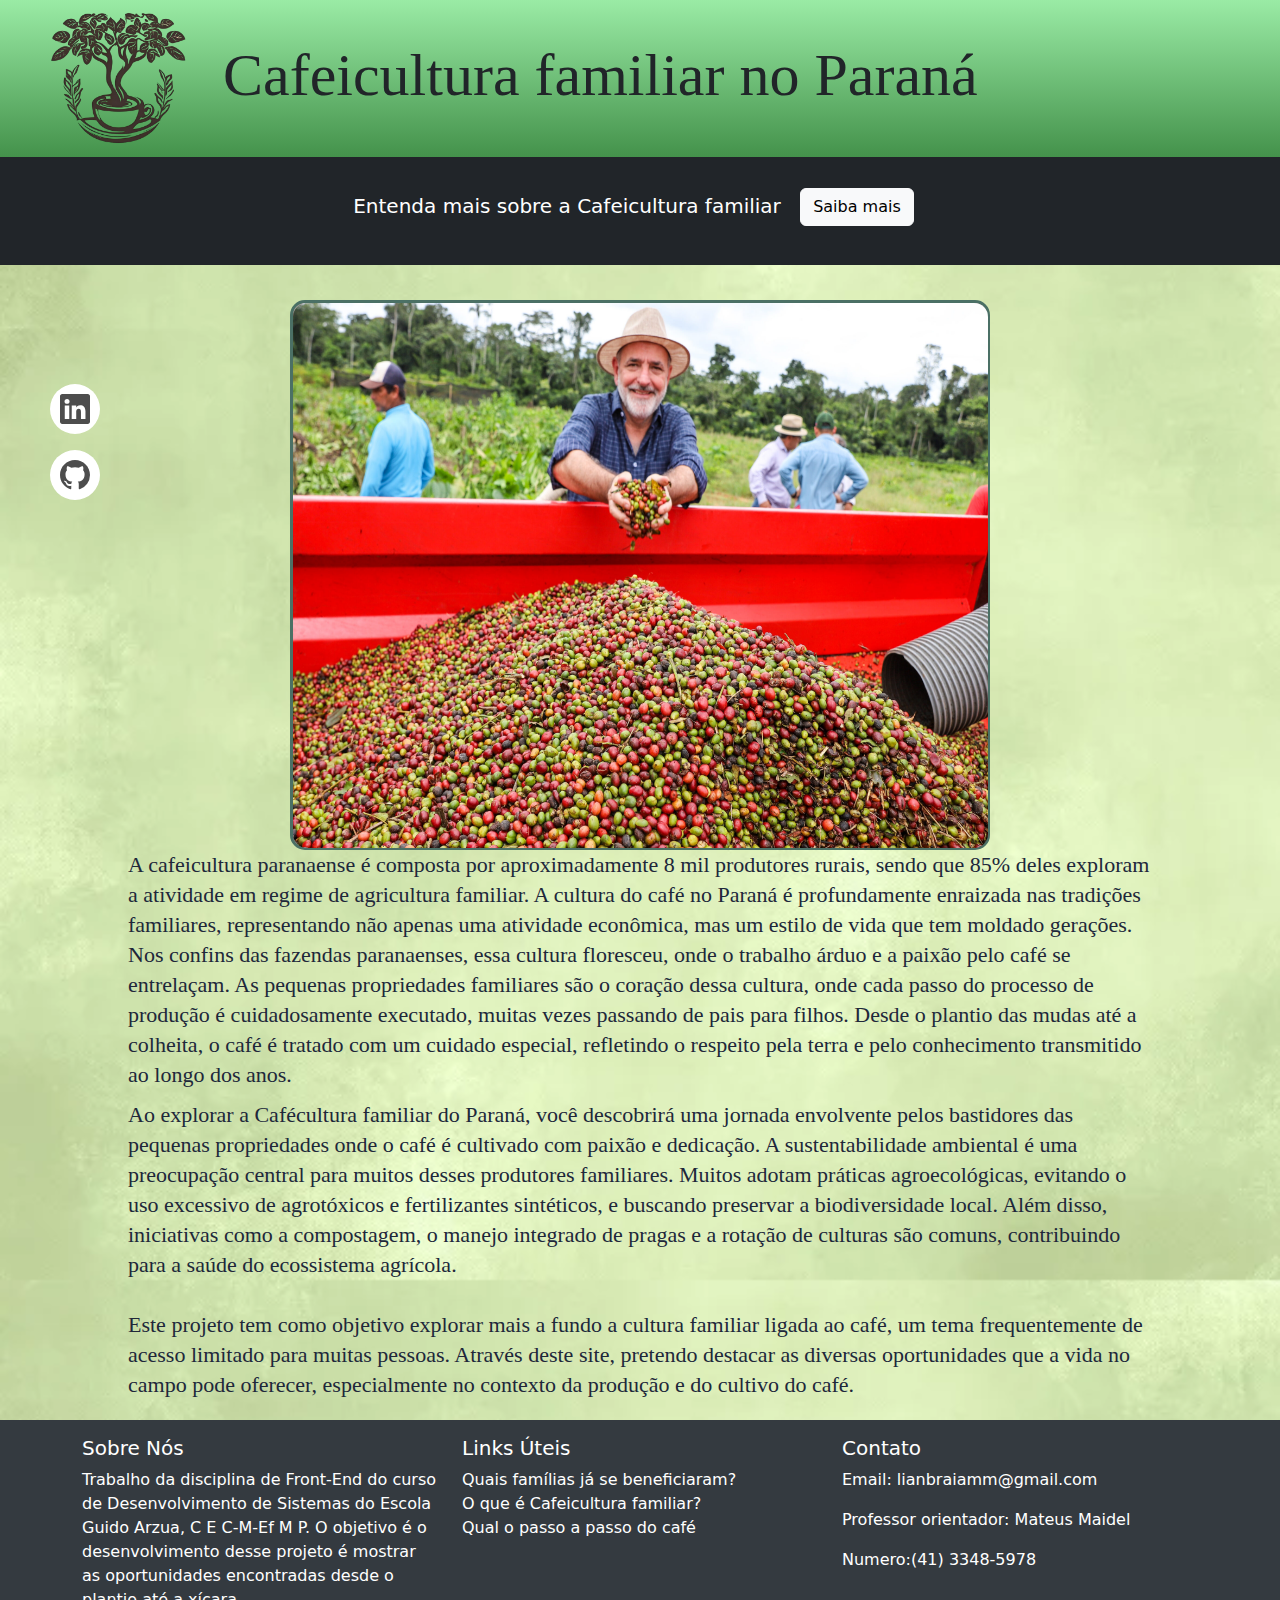
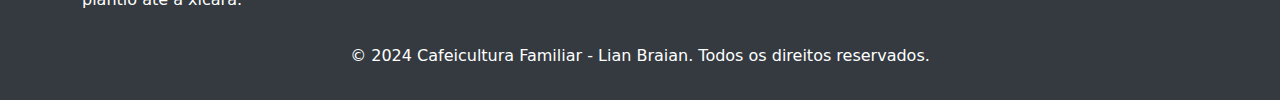
<file: index.html>
<!DOCTYPE html>
<html>

<head>
    <link href="https://cdn.jsdelivr.net/npm/bootstrap@5.3.3/dist/css/bootstrap.min.css" rel="stylesheet"
        integrity="sha384-QWTKZyjpPEjISv5WaRU9OFeRpok6YctnYmDr5pNlyT2bRjXh0JMhjY6hW+ALEwIH" crossorigin="anonymous">
    <meta charset="UTF-8">
    <title>Cafeicultura familiar</title>
    <link rel="stylesheet" href="./pages/zika.css">
</head>

<body>
    <header class="cabecario">
        <table>
            <tr>
                <th>
                    <img src="imagens/Design sem nome-Photoroom.png">
                </th>
                <th>
                    <h1>Cafeicultura familiar no Paraná</h1>
                </th>
            </tr>
        </table>
    </header>

    <div class="bg-dark p-4 text-white text-center">
        <h5 class="">Entenda mais sobre a Cafeicultura familiar
        <button class="btn btn-link text-white toggle-icon" type="button" data-bs-toggle="collapse"
            data-bs-target="#toggle-content" aria-expanded="false" aria-controls="toggle-content">
            <a href="../index.html" class="btn btn-light">Saiba mais</a>
        </button></h5>
        <div id="toggle-content" class="collapse">
            <a href="./pages/familias.html" class="btn btn-light">Quais famílias já se beneficiaram?</a>
            <a href="./pages/cafe_fml.html" class="btn btn-light">O que é Cafeicultura familiar?</a>
            <a href="./pages/passo_cafe.html" class="btn btn-light">Qual o passo a passo do café</a>
        </div>
    </div>


    <div class="tabela">
        <div class="infoimg">
            <img src="imagens/infoimg.jpg" alt="Imagem informativa">
        </div>
        <div class="ostextos">
            <div class="textos">
                A cafeicultura paranaense é composta por aproximadamente 8 mil produtores rurais, sendo que 85% deles
                exploram a atividade em regime de agricultura familiar. A cultura do café no Paraná é profundamente
                enraizada nas tradições familiares, representando não apenas uma atividade econômica, mas um estilo de
                vida que tem moldado gerações. Nos confins das fazendas paranaenses, essa cultura floresceu, onde o
                trabalho árduo e a paixão pelo café se entrelaçam. As pequenas propriedades familiares são o coração
                dessa cultura, onde cada passo do processo de produção é cuidadosamente executado, muitas vezes passando
                de pais para filhos. Desde o plantio das mudas até a colheita, o café é tratado com um cuidado especial,
                refletindo o respeito pela terra e pelo conhecimento transmitido ao longo dos anos.
            </div>
            <div class="textos">
                Ao explorar a Cafécultura familiar do Paraná, você descobrirá uma jornada envolvente pelos bastidores
                das pequenas propriedades onde o café é cultivado com paixão e dedicação. A sustentabilidade ambiental é
                uma preocupação central para muitos desses produtores familiares. Muitos adotam práticas agroecológicas,
                evitando o uso excessivo de agrotóxicos e fertilizantes sintéticos, e buscando preservar a
                biodiversidade local. Além disso, iniciativas como a compostagem, o manejo integrado de pragas e a
                rotação de culturas são comuns, contribuindo para a saúde do ecossistema agrícola.
            </div>
        </div>
    </div>


    <div class="textos_st">
        Este projeto tem como objetivo explorar mais a fundo a cultura familiar ligada ao café, um tema
        frequentemente de acesso limitado para muitas pessoas. Através deste site, pretendo destacar as diversas
        oportunidades que a vida no campo pode oferecer, especialmente no contexto da produção e do cultivo do café.
    </div>

    <div class="botao_lateral">
        <ul class="example-2">
            <li class="icon-content">
                <a href="https://www.linkedin.com/in/lian-braiam-mendes-765aab310" aria-label="LinkedIn"
                    data-social="linkedin">
                    <div class="filled"></div>
                    <svg xmlns="http://www.w3.org/2000/svg" width="16" height="16" fill="currentColor"
                        class="bi bi-linkedin" viewBox="0 0 16 16" xml:space="preserve">
                        <path
                            d="M0 1.146C0 .513.526 0 1.175 0h13.65C15.474 0 16 .513 16 1.146v13.708c0 .633-.526 1.146-1.175 1.146H1.175C.526 16 0 15.487 0 14.854zm4.943 12.248V6.169H2.542v7.225zm-1.2-8.212c.837 0 1.358-.554 1.358-1.248-.015-.709-.52-1.248-1.342-1.248S2.4 3.226 2.4 3.934c0 .694.521 1.248 1.327 1.248zm4.908 8.212V9.359c0-.216.016-.432.08-.586.173-.431.568-.878 1.232-.878.869 0 1.216.662 1.216 1.634v3.865h2.401V9.25c0-2.22-1.184-3.252-2.764-3.252-1.274 0-1.845.7-2.165 1.193v.025h-.016l.016-.025V6.169h-2.4c.03.678 0 7.225 0 7.225z"
                            fill="currentColor"></path>
                    </svg>
                </a>
                <div class="tooltip">LinkedIn</div>
            </li>
            <li class="icon-content">
                <a href="https://github.com/Dionizur/" aria-label="GitHub" data-social="github">
                    <div class="filled"></div>
                    <svg xmlns="http://www.w3.org/2000/svg" width="16" height="16" fill="currentColor"
                        class="bi bi-github" viewBox="0 0 16 16" xml:space="preserve">
                        <path
                            d="M8 0C3.58 0 0 3.58 0 8c0 3.54 2.29 6.53 5.47 7.59.4.07.55-.17.55-.38 0-.19-.01-.82-.01-1.49-2.01.37-2.53-.49-2.69-.94-.09-.23-.48-.94-.82-1.13-.28-.15-.68-.52-.01-.53.63-.01 1.08.58 1.23.82.72 1.21 1.87.87 2.33.66.07-.52.28-.87.51-1.07-1.78-.2-3.64-.89-3.64-3.95 0-.87.31-1.59.82-2.15-.08-.2-.36-1.02.08-2.12 0 0 .67-.21 2.2.82.64-.18 1.32-.27 2-.27s1.36.09 2 .27c1.53-1.04 2.2-.82 2.2-.82.44 1.1.16 1.92.08 2.12.51.56.82 1.27.82 2.15 0 3.07-1.87 3.75-3.65 3.95.29.25.54.73.54 1.48 0 1.07-.01 1.93-.01 2.2 0 .21.15.46.55.38A8.01 8.01 0 0 0 16 8c0-4.42-3.58-8-8-8"
                            fill="currentColor"></path>
                    </svg>
                </a>
                <div class="tooltip">GitHub</div>
            </li>
        </ul>
    </div>
   <footer class="footer mt-auto py-3">
    <div class="container">
        <div class="row">
            <div class="col-md-4">
                <h5>Sobre Nós</h5>
                <p>Trabalho da disciplina de Front-End do curso de Desenvolvimento de Sistemas do Escola Guido Arzua, C E C-M-Ef M P. O objetivo é o desenvolvimento desse projeto é 
                mostrar as oportunidades encontradas desde o plantio até a xícara.

                </p>
            </div>
            <div class="col-md-4">
                <h5>Links Úteis</h5>
                <ul class="list-unstyled">
                    <li><a href="./pages/familias.html">Quais famílias já se beneficiaram?</a></li>
                    <li><a href="./pages/cafe_fml.html">O que é Cafeicultura familiar?</a></li>
                    <li><a href="./pages/passo_cafe.html">Qual o passo a passo do café</a></li>
                </ul>
            </div>
            <div class="col-md-4">
                <h5>Contato</h5>
                <p>Email: lianbraiamm@gmail.com</p>
                <p>Professor orientador:<a href="http://www.github.com/maidell"> Mateus Maidel </a></p>
                <p>Numero:(41) 3348-5978</p>
            </div>
        </div>
        <div class="text-center mt-3">
            <p>&copy; 2024 Cafeicultura Familiar - Lian Braian. Todos os direitos reservados.</p>
        </div>
    </div>
</footer>



    <script src="https://cdn.jsdelivr.net/npm/bootstrap@5.3.3/dist/js/bootstrap.bundle.min.js"
        integrity="sha384-YvpcrYf0tY3lHB60NNkmXc5s9fDVZLESaAA55NDzOxhy9GkcIdslK1eN7N6jIeHz"
        crossorigin="anonymous"></script>
</body>

</html>
</file>
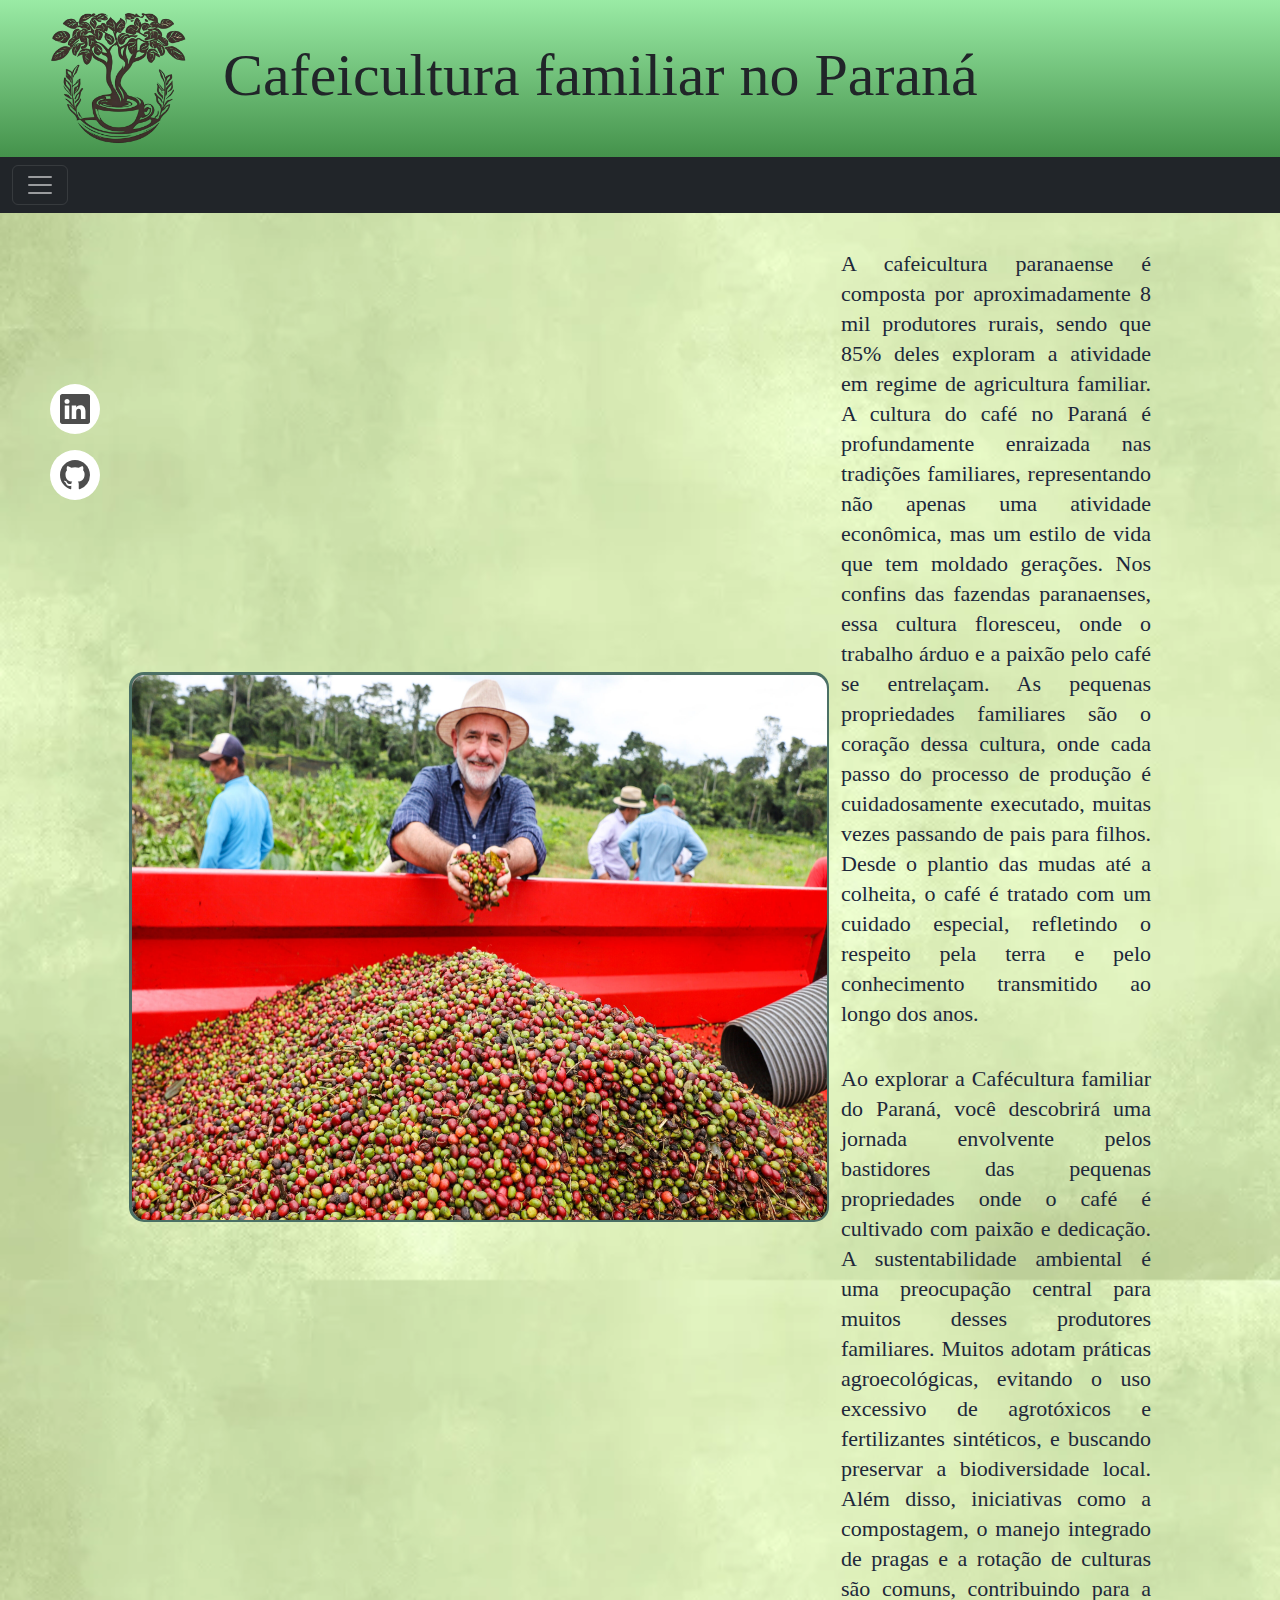
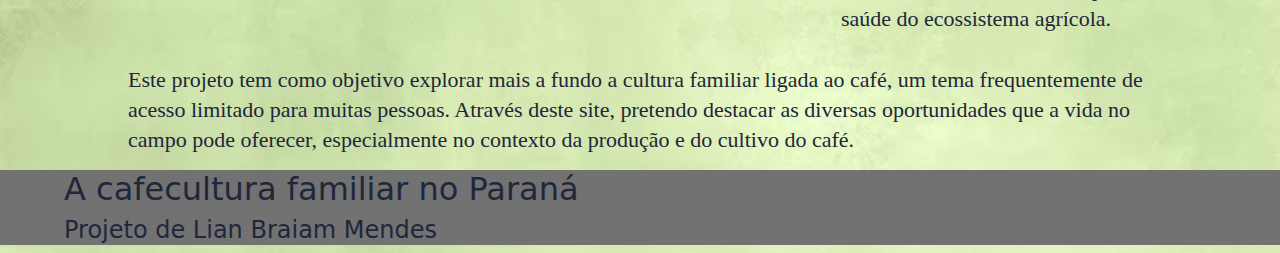
<file: agrinho-main/index.html>
<!DOCTYPE html>
<html>

<head>
    <link href="https://cdn.jsdelivr.net/npm/bootstrap@5.3.3/dist/css/bootstrap.min.css" rel="stylesheet"
        integrity="sha384-QWTKZyjpPEjISv5WaRU9OFeRpok6YctnYmDr5pNlyT2bRjXh0JMhjY6hW+ALEwIH" crossorigin="anonymous">
    <meta charset="UTF-8">
    <title>Cafeicultura familiar</title>
    <link rel="stylesheet" href="./pages/zika.css">
</head>

<body>
    <header class="cabecario">
        <table>
            <tr>
                <th>
                    <img src="imagens/Design sem nome-Photoroom.png">
                </th>
                <th>
                    <h1>Cafeicultura familiar no Paraná</h1>
                </th>
            </tr>
        </table>
    </header>

    <div class="collapse" id="navbarToggleExternalContent" data-bs-theme="dark">
        <div class="bg-dark p-4">
            <h5 class="text-body-emphasis h4">Entenda mais sobre a Cafeicultura familiar</h5>
            <span class="text-body-secondary">Algumas informações interesantes sobre o tema: </span><br>
            <a href="./pages/familias.html"><button>Quais familias ja se beneficiaram?</button></a>
            <a href="./pages/cafe_fml.html"><button>O que é Cafeicultura familiar?</button></a>
            <a href="./pages/passo_cafe.html"><button>Qual o passo a passo do café</button></a>
        </div>
    </div>

    <nav class="navbar navbar-dark bg-dark">
        <div class="container-fluid">
            <button class="navbar-toggler" type="button" data-bs-toggle="collapse"
                data-bs-target="#navbarToggleExternalContent" aria-controls="navbarToggleExternalContent"
                aria-expanded="false" aria-label="Toggle navigation">
                <span class="navbar-toggler-icon"></span>
            </button>
        </div>
    </nav>

    <table class="tabela">
        <tr>
            <th>
                <div class="infoimg">
                    <img src="imagens/infoimg.jpg">
                </div>
            </th class="divisao">
            <th>
                <div class="info1">
                    <div class="textos">
                        A cafeicultura paranaense é composta por aproximadamente 8 mil produtores rurais,
                        sendo que 85% deles exploram a atividade em regime de agricultura familiar.
                        A cultura do café no Paraná é profundamente enraizada nas tradições familiares,
                        representando não apenas uma atividade econômica, mas um estilo de vida que tem moldado
                        gerações.
                        Nos confins das fazendas paranaenses, essa cultura floresceu, onde o trabalho árduo e a paixão
                        pelo café se entrelaçam.
                        As pequenas propriedades familiares são o coração dessa cultura, onde cada passo do processo de
                        produção é cuidadosamente executado, muitas vezes passando de pais para filhos. Desde o plantio
                        das mudas até a colheita, o café é tratado com um cuidado especial, refletindo o respeito pela
                        terra
                        e pelo conhecimento transmitido ao longo dos anos.
                    </div>
                </div>
                <div class="info1">
                    <div class="textos">
                        Ao explorar a Cafécultura familiar do Paraná, você descobrirá uma jornada envolvente pelos
                        bastidores
                        das pequenas propriedades onde o café é cultivado com paixão e dedicação.
                        A sustentabilidade ambiental é uma preocupação central para muitos desses produtores familiares.
                        Muitos adotam práticas agroecológicas, evitando o uso excessivo de agrotóxicos e fertilizantes
                        sintéticos, e buscando preservar a biodiversidade local. Além disso, iniciativas como a
                        compostagem,
                        o manejo integrado de pragas e a rotação de culturas são comuns, contribuindo para a saúde do
                        ecossistema agrícola.
                    </div>
                </div>
            </th>
        </tr>
    </table>

    <div class="textos_st">
        Este projeto tem como objetivo explorar mais a fundo a cultura familiar ligada ao café, um tema
        frequentemente de acesso limitado para muitas pessoas. Através deste site, pretendo destacar as diversas
        oportunidades que a vida no campo pode oferecer, especialmente no contexto da produção e do cultivo do café.
    </div>

    <div class="botao_lateral">
        <ul class="example-2">
            <li class="icon-content">
                <a href="https://www.linkedin.com/in/lian-braiam-mendes-765aab310" aria-label="LinkedIn" data-social="linkedin">
                    <div class="filled"></div>
                    <svg xmlns="http://www.w3.org/2000/svg" width="16" height="16" fill="currentColor"
                        class="bi bi-linkedin" viewBox="0 0 16 16" xml:space="preserve">
                        <path
                            d="M0 1.146C0 .513.526 0 1.175 0h13.65C15.474 0 16 .513 16 1.146v13.708c0 .633-.526 1.146-1.175 1.146H1.175C.526 16 0 15.487 0 14.854zm4.943 12.248V6.169H2.542v7.225zm-1.2-8.212c.837 0 1.358-.554 1.358-1.248-.015-.709-.52-1.248-1.342-1.248S2.4 3.226 2.4 3.934c0 .694.521 1.248 1.327 1.248zm4.908 8.212V9.359c0-.216.016-.432.08-.586.173-.431.568-.878 1.232-.878.869 0 1.216.662 1.216 1.634v3.865h2.401V9.25c0-2.22-1.184-3.252-2.764-3.252-1.274 0-1.845.7-2.165 1.193v.025h-.016l.016-.025V6.169h-2.4c.03.678 0 7.225 0 7.225z"
                            fill="currentColor"></path>
                    </svg>
                </a>
                <div class="tooltip">LinkedIn</div>
            </li>
            <li class="icon-content">
                <a href="https://github.com/Dionizur/" aria-label="GitHub" data-social="github">
                    <div class="filled"></div>
                    <svg xmlns="http://www.w3.org/2000/svg" width="16" height="16" fill="currentColor"
                        class="bi bi-github" viewBox="0 0 16 16" xml:space="preserve">
                        <path
                            d="M8 0C3.58 0 0 3.58 0 8c0 3.54 2.29 6.53 5.47 7.59.4.07.55-.17.55-.38 0-.19-.01-.82-.01-1.49-2.01.37-2.53-.49-2.69-.94-.09-.23-.48-.94-.82-1.13-.28-.15-.68-.52-.01-.53.63-.01 1.08.58 1.23.82.72 1.21 1.87.87 2.33.66.07-.52.28-.87.51-1.07-1.78-.2-3.64-.89-3.64-3.95 0-.87.31-1.59.82-2.15-.08-.2-.36-1.02.08-2.12 0 0 .67-.21 2.2.82.64-.18 1.32-.27 2-.27s1.36.09 2 .27c1.53-1.04 2.2-.82 2.2-.82.44 1.1.16 1.92.08 2.12.51.56.82 1.27.82 2.15 0 3.07-1.87 3.75-3.65 3.95.29.25.54.73.54 1.48 0 1.07-.01 1.93-.01 2.2 0 .21.15.46.55.38A8.01 8.01 0 0 0 16 8c0-4.42-3.58-8-8-8"
                            fill="currentColor"></path>
                    </svg>
                </a>
                <div class="tooltip">GitHub</div>
            </li>
        </ul>
    </div>
    <footer>
        <div class="textos_ft">
            <h2>A cafecultura familiar no Paraná</h2>
            <h4>Projeto de Lian Braiam Mendes</h4>
        </div>
    </footer>


    <script src="https://cdn.jsdelivr.net/npm/bootstrap@5.3.3/dist/js/bootstrap.bundle.min.js"
        integrity="sha384-YvpcrYf0tY3lHB60NNkmXc5s9fDVZLESaAA55NDzOxhy9GkcIdslK1eN7N6jIeHz"
        crossorigin="anonymous"></script>
</body>

</html>
</file>
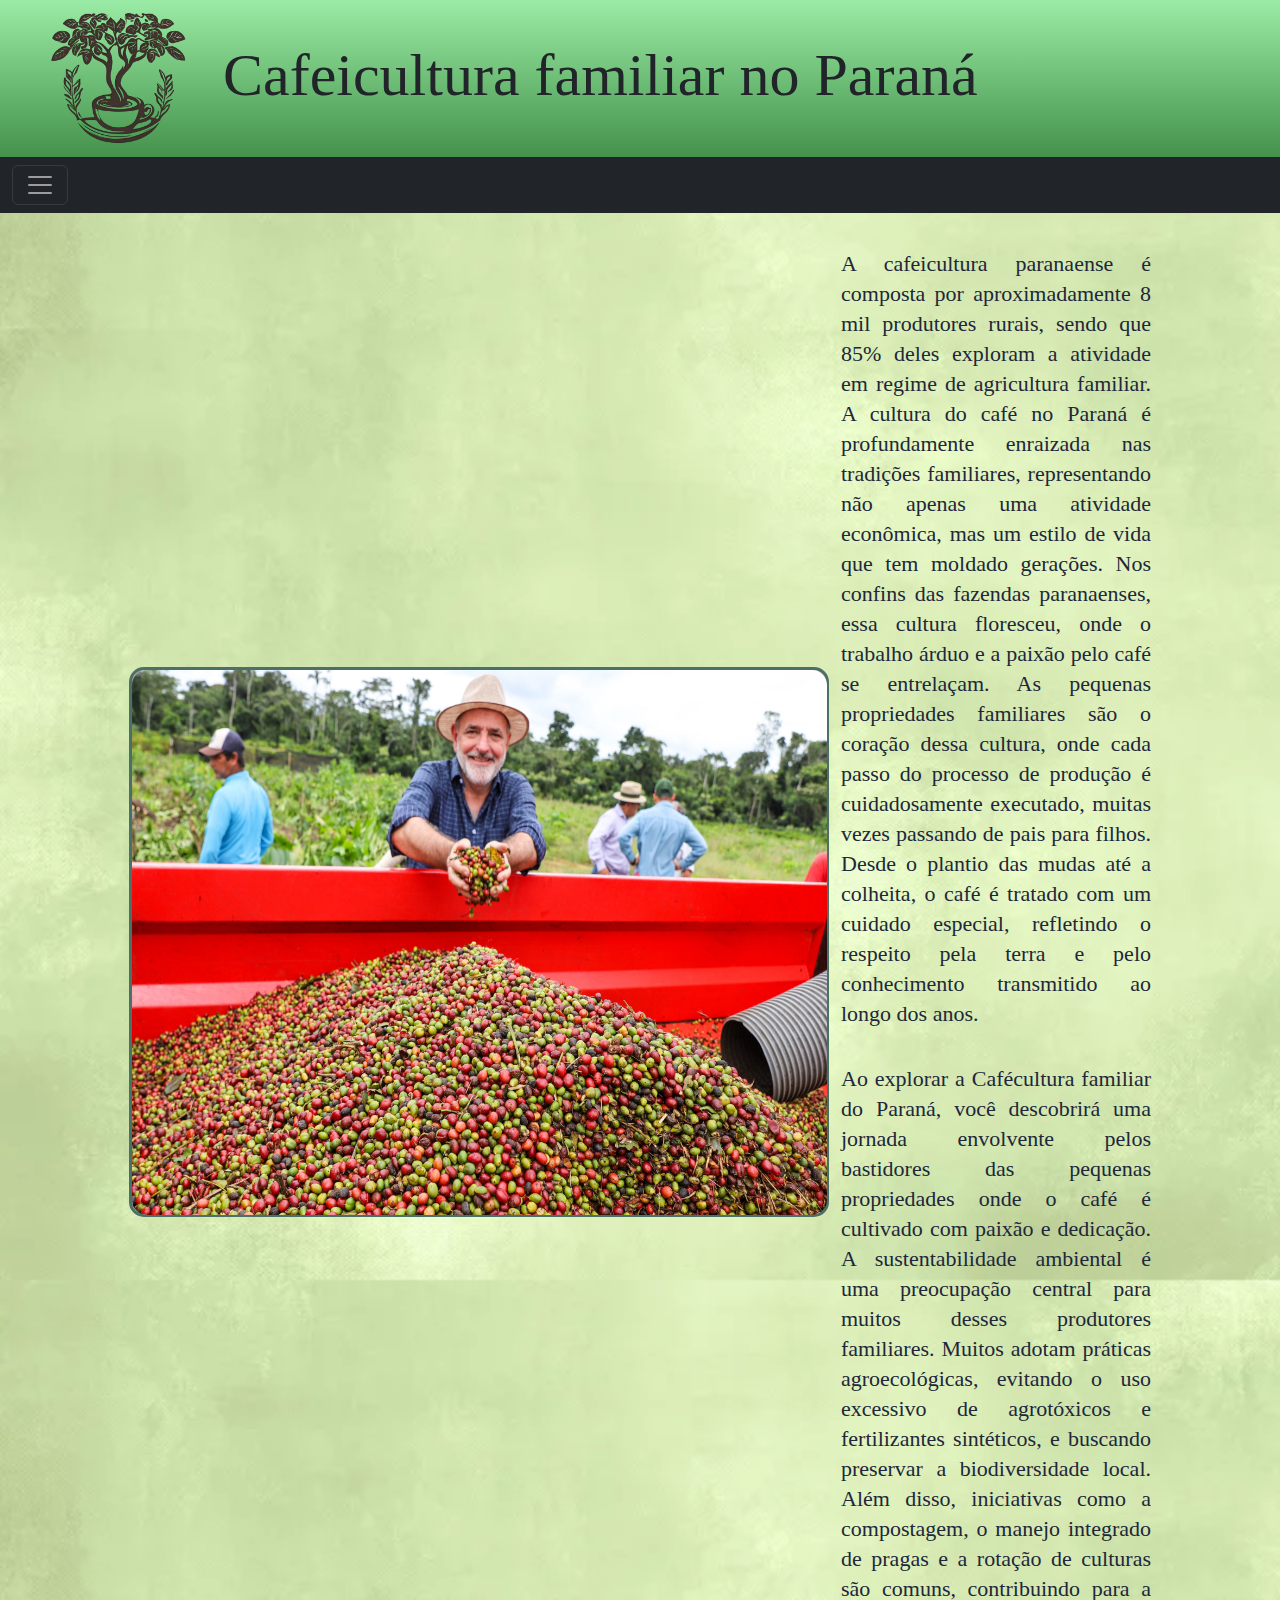
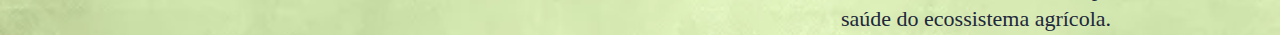
<file: menu.html>
<!DOCTYPE html>
<html>
    <head>
        <link href="https://cdn.jsdelivr.net/npm/bootstrap@5.3.3/dist/css/bootstrap.min.css" rel="stylesheet" integrity="sha384-QWTKZyjpPEjISv5WaRU9OFeRpok6YctnYmDr5pNlyT2bRjXh0JMhjY6hW+ALEwIH" crossorigin="anonymous">
        <meta charset="UTF-8">
        <title>Cafeicultura familiar</title>
        <link rel="stylesheet" href="zika.css">
    </head>
    <body>  
        <header class="cabecario">
            <table>
                <tr>
                    <th>
                        <img src="imagens/Design sem nome-Photoroom.png">
                    </th>
                    <th>
                        <h1>Cafeicultura familiar no Paraná</h1>
                    </th>
                </tr>
            </table>
        </header>

        <div class="collapse" id="navbarToggleExternalContent" data-bs-theme="dark">
            <div class="bg-dark p-4">
              <h5 class="text-body-emphasis h4">Entenda mais sobre a Cafeicultura familiar</h5>
              <span class="text-body-secondary">Algumas informações interesantes sobre o tema:  </span><br>
              <button>Quais familias ja se beneficiaram?</button> 
              <button>O que é Cafeicultura familiar?</button>
              <button>Qual o passo a passo do café</button>

            </div>
        </div>

        <nav class="navbar navbar-dark bg-dark">
            <div class="container-fluid">
              <button class="navbar-toggler" type="button" data-bs-toggle="collapse" data-bs-target="#navbarToggleExternalContent" aria-controls="navbarToggleExternalContent" aria-expanded="false" aria-label="Toggle navigation">
                <span class="navbar-toggler-icon"></span>
              </button>
            </div>
          </nav>

        <table class="tabela">
            <tr>
                <th>
                    <div class="infoimg">
                        <img src="imagens/infoimg.jpg">
                    </div>
                </th class="divisao">
                <th>
                    <div class="info1">
                        <div class="textos">
                            A cafeicultura paranaense é composta por aproximadamente 8 mil produtores rurais, 
                            sendo que 85% deles exploram a atividade em regime de agricultura familiar.
                            A cultura do café no Paraná é profundamente enraizada nas tradições familiares, 
                            representando não apenas uma atividade econômica, mas um estilo de vida que tem moldado gerações. 
                            Nos confins das fazendas paranaenses, essa cultura floresceu, onde o trabalho árduo e a paixão pelo café se entrelaçam.
                            As pequenas propriedades familiares são o coração dessa cultura, onde cada passo do processo de 
                            produção é cuidadosamente executado, muitas vezes passando de pais para filhos. Desde o plantio 
                            das mudas até a colheita, o café é tratado com um cuidado especial, refletindo o respeito pela terra 
                            e pelo conhecimento transmitido ao longo dos anos.
                        </div>
                    </div>
                    <div class="info1">
                        <div class="textos">
                            Ao explorar a Cafécultura familiar do Paraná, você descobrirá uma jornada envolvente pelos bastidores 
                            das pequenas propriedades onde o café é cultivado com paixão e dedicação. 
                            A sustentabilidade ambiental é uma preocupação central para muitos desses produtores familiares. 
                            Muitos adotam práticas agroecológicas, evitando o uso excessivo de agrotóxicos e fertilizantes 
                            sintéticos, e buscando preservar a biodiversidade local. Além disso, iniciativas como a compostagem, 
                            o manejo integrado de pragas e a rotação de culturas são comuns, contribuindo para a saúde do ecossistema agrícola.
                        </div>
                    </div>
                </th>
            </tr>
        </table>
        <script src="https://cdn.jsdelivr.net/npm/bootstrap@5.3.3/dist/js/bootstrap.bundle.min.js" integrity="sha384-YvpcrYf0tY3lHB60NNkmXc5s9fDVZLESaAA55NDzOxhy9GkcIdslK1eN7N6jIeHz" crossorigin="anonymous"></script>
    </body>
</html>
</file>
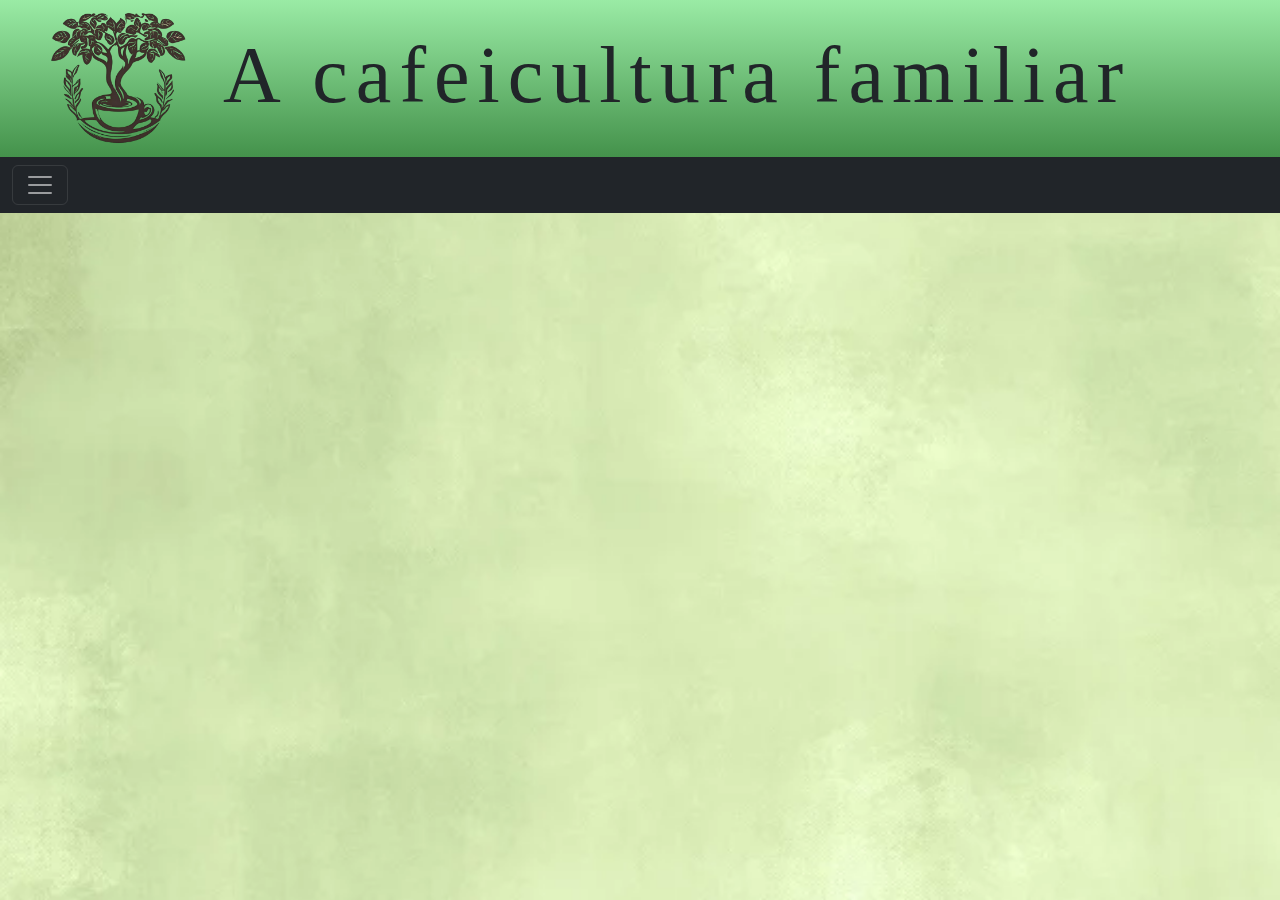
<file: agrinho-main/cafe_fml.html>
<html>
    <head>
        <link href="https://cdn.jsdelivr.net/npm/bootstrap@5.3.3/dist/css/bootstrap.min.css" rel="stylesheet" integrity="sha384-QWTKZyjpPEjISv5WaRU9OFeRpok6YctnYmDr5pNlyT2bRjXh0JMhjY6hW+ALEwIH" crossorigin="anonymous">
        <meta charset="UTF-8">
        <title>Cafeicultura familiar</title>
        <link rel="stylesheet" href="zika.css">
    </head>
    <body>
        <header class="cabecario_cafe">
            <table>
                <tr>
                    <th>
                        <img src="imagens/Design sem nome-Photoroom.png">
                    </th>
                    <th>
                        <h1> A cafeicultura familiar</h1>
                    </th>
                </tr>
            </table>
        </header>

        <div class="collapse" id="navbarToggleExternalContent" data-bs-theme="dark">
            <div class="bg-dark p-4">
              <h5 class="text-body-emphasis h4">Entenda mais sobre a Cafeicultura familiar</h5>
              <span class="text-body-secondary">Algumas informações interesantes sobre o tema:  </span><br>
              <a href="familias.html"><button>Quais familias ja se beneficiaram?</button></a> 
              <a href="menu.html"><button>Voltar para a o menu</button></a>
              <a href="passo_cafe.html"><button>Qual o passo a passo do café</button></a>
            </div>
        </div>

        <nav class="navbar navbar-dark bg-dark">
            <div class="container-fluid">
              <button class="navbar-toggler" type="button" data-bs-toggle="collapse" data-bs-target="#navbarToggleExternalContent" aria-controls="navbarToggleExternalContent" aria-expanded="false" aria-label="Toggle navigation">
                <span class="navbar-toggler-icon"></span>
              </button>
            </div>
        </nav>

        <script src="https://cdn.jsdelivr.net/npm/bootstrap@5.3.3/dist/js/bootstrap.bundle.min.js" integrity="sha384-YvpcrYf0tY3lHB60NNkmXc5s9fDVZLESaAA55NDzOxhy9GkcIdslK1eN7N6jIeHz" crossorigin="anonymous"></script>
    </body>
</html>
</file>
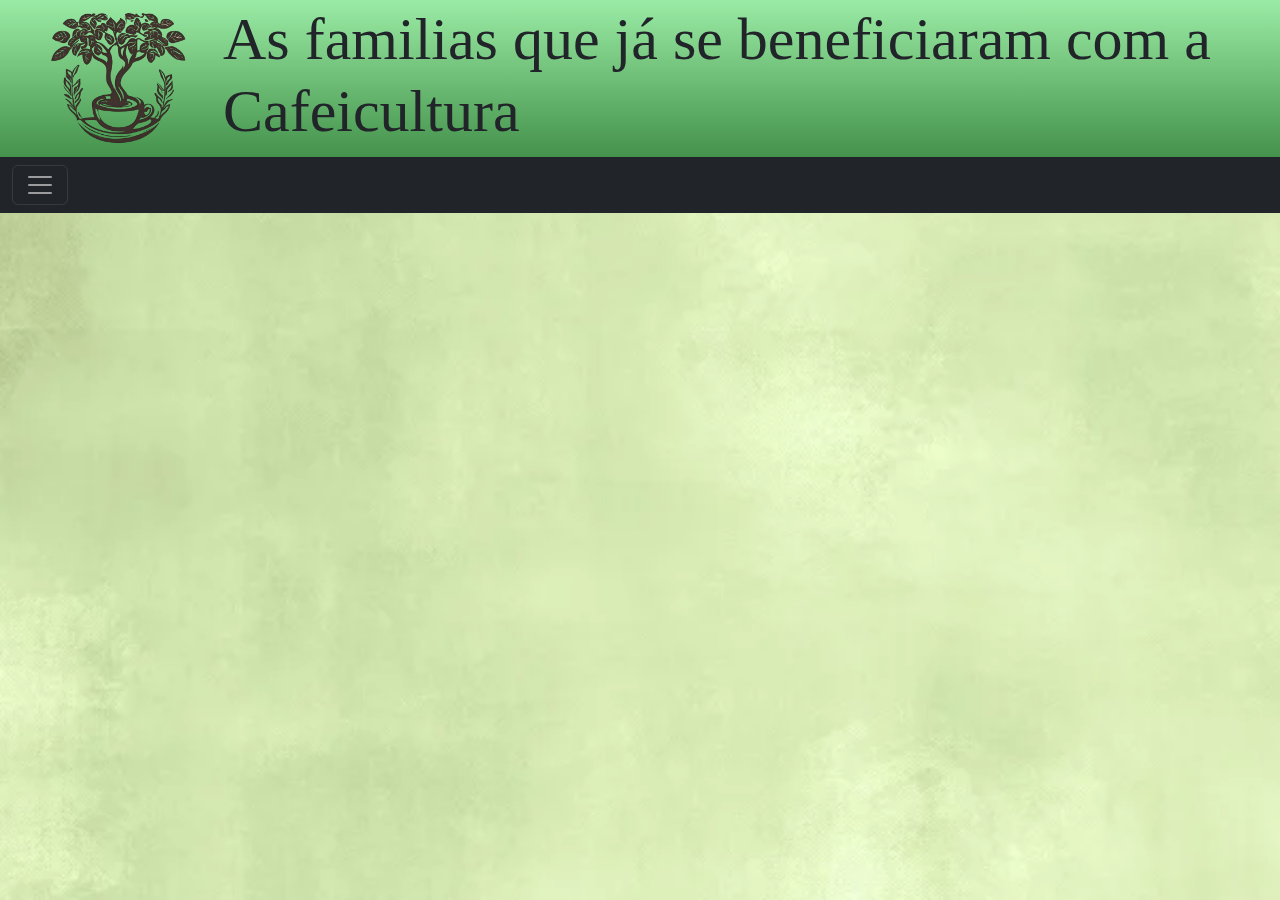
<file: agrinho-main/familias.html>
<!DOCTYPE html>
    <head>
        <link href="https://cdn.jsdelivr.net/npm/bootstrap@5.3.3/dist/css/bootstrap.min.css" rel="stylesheet" integrity="sha384-QWTKZyjpPEjISv5WaRU9OFeRpok6YctnYmDr5pNlyT2bRjXh0JMhjY6hW+ALEwIH" crossorigin="anonymous">
        <meta charset="UTF-8">
        <title>Cafeicultura familiar</title>
        <link rel="stylesheet" href="zika.css">
    </head>
    <body>
        <header class="cabecario_fml">
                <table>
                    <tr>
                        <th>
                            <img src="imagens/Design sem nome-Photoroom.png">
                        </th>
                        <th>
                            <h1>As familias que já se beneficiaram com a Cafeicultura  </h1>
                        </th>
                    </tr>
                </table>
            </header>

            <div class="collapse" id="navbarToggleExternalContent" data-bs-theme="dark">
                <div class="bg-dark p-4">
                  <h5 class="text-body-emphasis h4">Entenda mais sobre a Cafeicultura familiar</h5>
                  <span class="text-body-secondary">Algumas informações interesantes sobre o tema:</span><br>

                  <a href="menu.html"><button>Voltar para o menu</button></a> 
                  <a href="cafe_fml.html"><button>O que é Cafeicultura familiar?</button></a>
                  <a href="passo_cafe"><button>Qual o passo a passo do café</button></a>
    
            </div>
            </div>
            <nav class="navbar navbar-dark bg-dark">
                <div class="container-fluid">
                    <button class="navbar-toggler" type="button" data-bs-toggle="collapse" data-bs-target="#navbarToggleExternalContent" aria-controls="navbarToggleExternalContent" aria-expanded="false" aria-label="Toggle navigation">
                        <span class="navbar-toggler-icon"></span>   
                    </button>
                </div>
            </nav>

            <script src="https://cdn.jsdelivr.net/npm/bootstrap@5.3.3/dist/js/bootstrap.bundle.min.js" integrity="sha384-YvpcrYf0tY3lHB60NNkmXc5s9fDVZLESaAA55NDzOxhy9GkcIdslK1eN7N6jIeHz" crossorigin="anonymous"></script>
    </body>
</html>
</file>
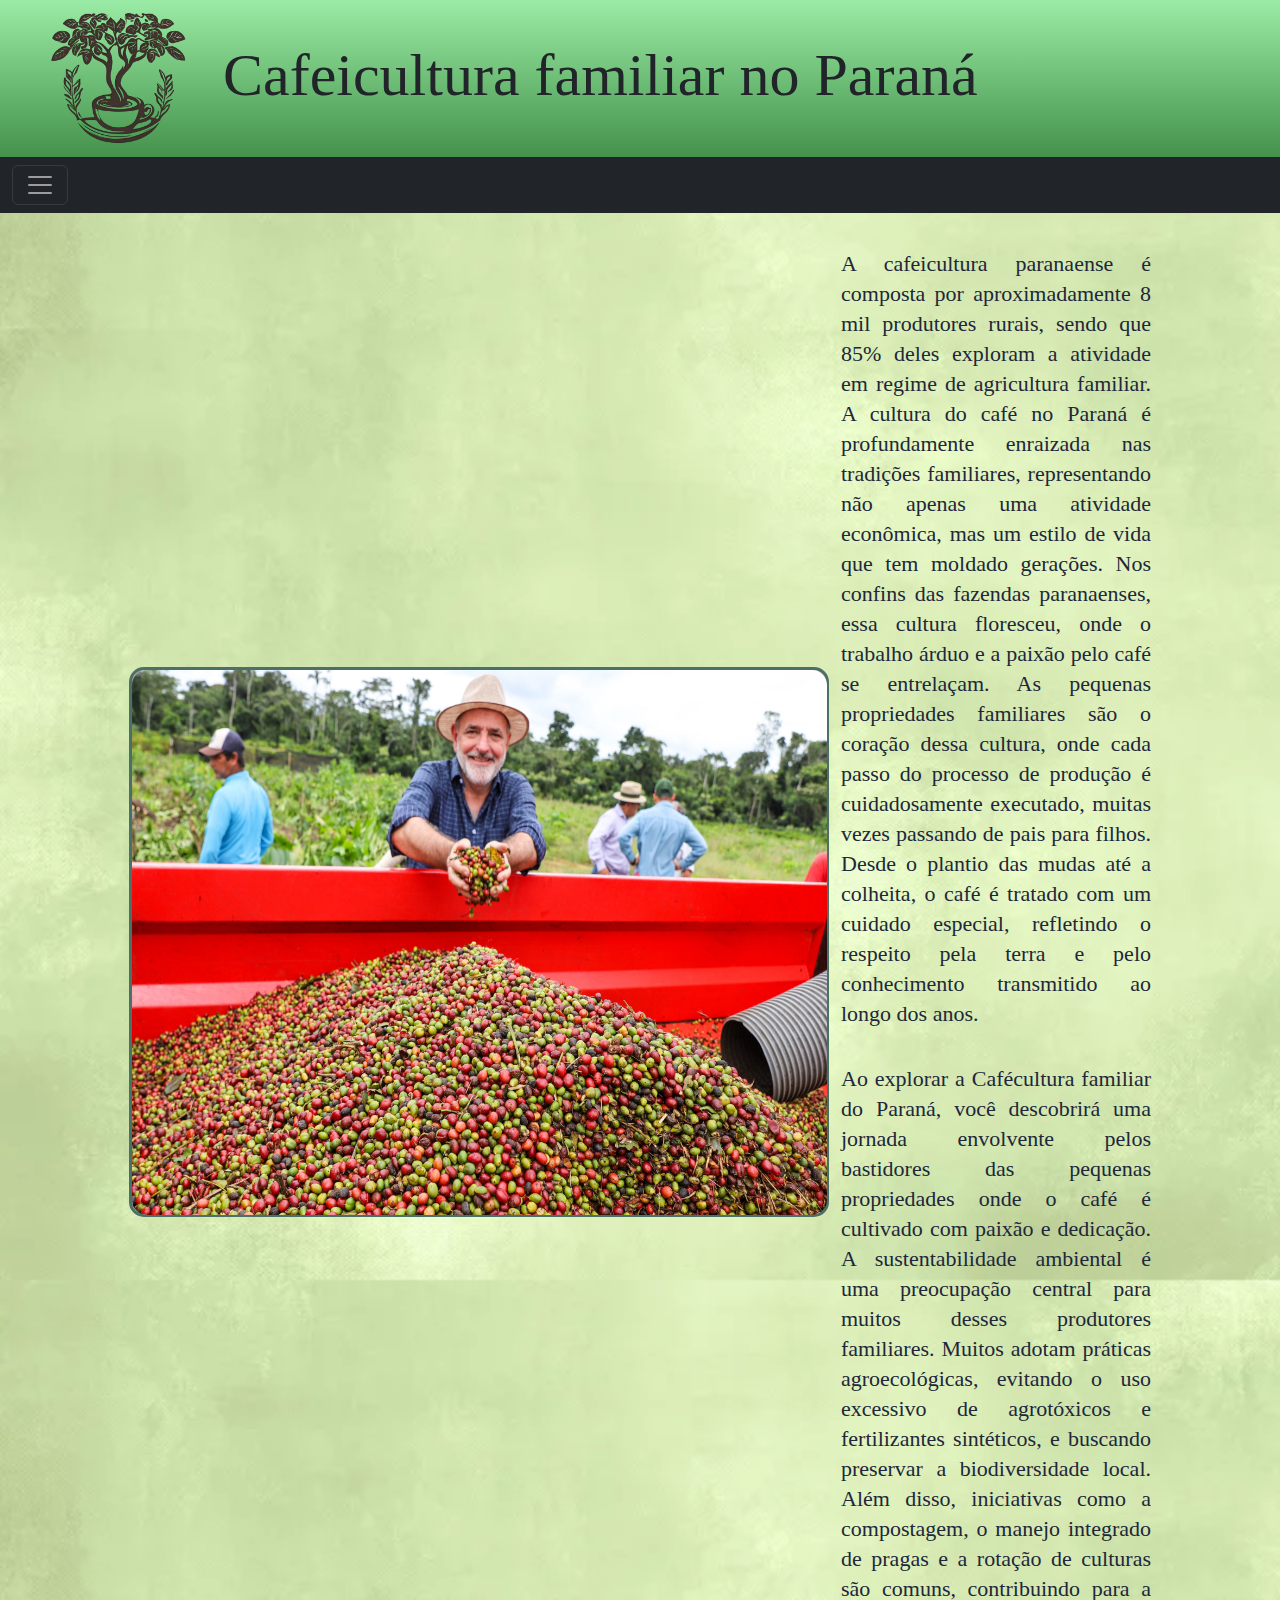
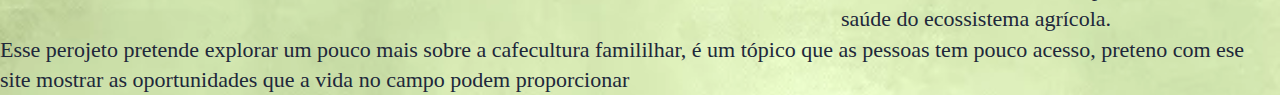
<file: agrinho-main/menu.html>
<!DOCTYPE html>
<html>
    <head>
        <link href="https://cdn.jsdelivr.net/npm/bootstrap@5.3.3/dist/css/bootstrap.min.css" rel="stylesheet" integrity="sha384-QWTKZyjpPEjISv5WaRU9OFeRpok6YctnYmDr5pNlyT2bRjXh0JMhjY6hW+ALEwIH" crossorigin="anonymous">
        <meta charset="UTF-8">
        <title>Cafeicultura familiar</title>
        <link rel="stylesheet" href="zika.css">
    </head>
    <body>  
        <header class="cabecario">
            <table>
                <tr>
                    <th>
                        <img src="imagens/Design sem nome-Photoroom.png">
                    </th>
                    <th>
                        <h1>Cafeicultura familiar no Paraná</h1>
                    </th>
                </tr>
            </table>
        </header>

        <div class="collapse" id="navbarToggleExternalContent" data-bs-theme="dark">
            <div class="bg-dark p-4">
              <h5 class="text-body-emphasis h4">Entenda mais sobre a Cafeicultura familiar</h5>
              <span class="text-body-secondary">Algumas informações interesantes sobre o tema:  </span><br>
              <a href="familias.html"><button>Quais familias ja se beneficiaram?</button></a> 
              <a href="cafe_fml.html"><button>O que é Cafeicultura familiar?</button></a>
              <a href="passo_cafe.html"><button>Qual o passo a passo do café</button></a>
            </div>
        </div>

        <nav class="navbar navbar-dark bg-dark">
            <div class="container-fluid">
              <button class="navbar-toggler" type="button" data-bs-toggle="collapse" data-bs-target="#navbarToggleExternalContent" aria-controls="navbarToggleExternalContent" aria-expanded="false" aria-label="Toggle navigation">
                <span class="navbar-toggler-icon"></span>
              </button>
            </div>
        </nav>

        <table class="tabela">
            <tr>
                <th>
                    <div class="infoimg">
                        <img src="imagens/infoimg.jpg">
                    </div>
                </th class="divisao">
                <th>
                    <div class="info1">
                        <div class="textos">
                            A cafeicultura paranaense é composta por aproximadamente 8 mil produtores rurais, 
                            sendo que 85% deles exploram a atividade em regime de agricultura familiar.
                            A cultura do café no Paraná é profundamente enraizada nas tradições familiares, 
                            representando não apenas uma atividade econômica, mas um estilo de vida que tem moldado gerações. 
                            Nos confins das fazendas paranaenses, essa cultura floresceu, onde o trabalho árduo e a paixão pelo café se entrelaçam.
                            As pequenas propriedades familiares são o coração dessa cultura, onde cada passo do processo de 
                            produção é cuidadosamente executado, muitas vezes passando de pais para filhos. Desde o plantio 
                            das mudas até a colheita, o café é tratado com um cuidado especial, refletindo o respeito pela terra 
                            e pelo conhecimento transmitido ao longo dos anos.
                        </div>
                    </div>
                    <div class="info1">
                        <div class="textos">
                            Ao explorar a Cafécultura familiar do Paraná, você descobrirá uma jornada envolvente pelos bastidores 
                            das pequenas propriedades onde o café é cultivado com paixão e dedicação. 
                            A sustentabilidade ambiental é uma preocupação central para muitos desses produtores familiares. 
                            Muitos adotam práticas agroecológicas, evitando o uso excessivo de agrotóxicos e fertilizantes 
                            sintéticos, e buscando preservar a biodiversidade local. Além disso, iniciativas como a compostagem, 
                            o manejo integrado de pragas e a rotação de culturas são comuns, contribuindo para a saúde do ecossistema agrícola.
                        </div>
                    </div>
                </th>
            </tr>
        </table>

        <div class="textos">
            Esse perojeto pretende explorar um pouco mais sobre a cafecultura famililhar, é um tópico que as pessoas tem pouco acesso,
            preteno com ese site mostrar as oportunidades que a vida no campo podem proporcionar

        </div>
        <script src="https://cdn.jsdelivr.net/npm/bootstrap@5.3.3/dist/js/bootstrap.bundle.min.js" integrity="sha384-YvpcrYf0tY3lHB60NNkmXc5s9fDVZLESaAA55NDzOxhy9GkcIdslK1eN7N6jIeHz" crossorigin="anonymous"></script>
    </body>
</html>
</file>
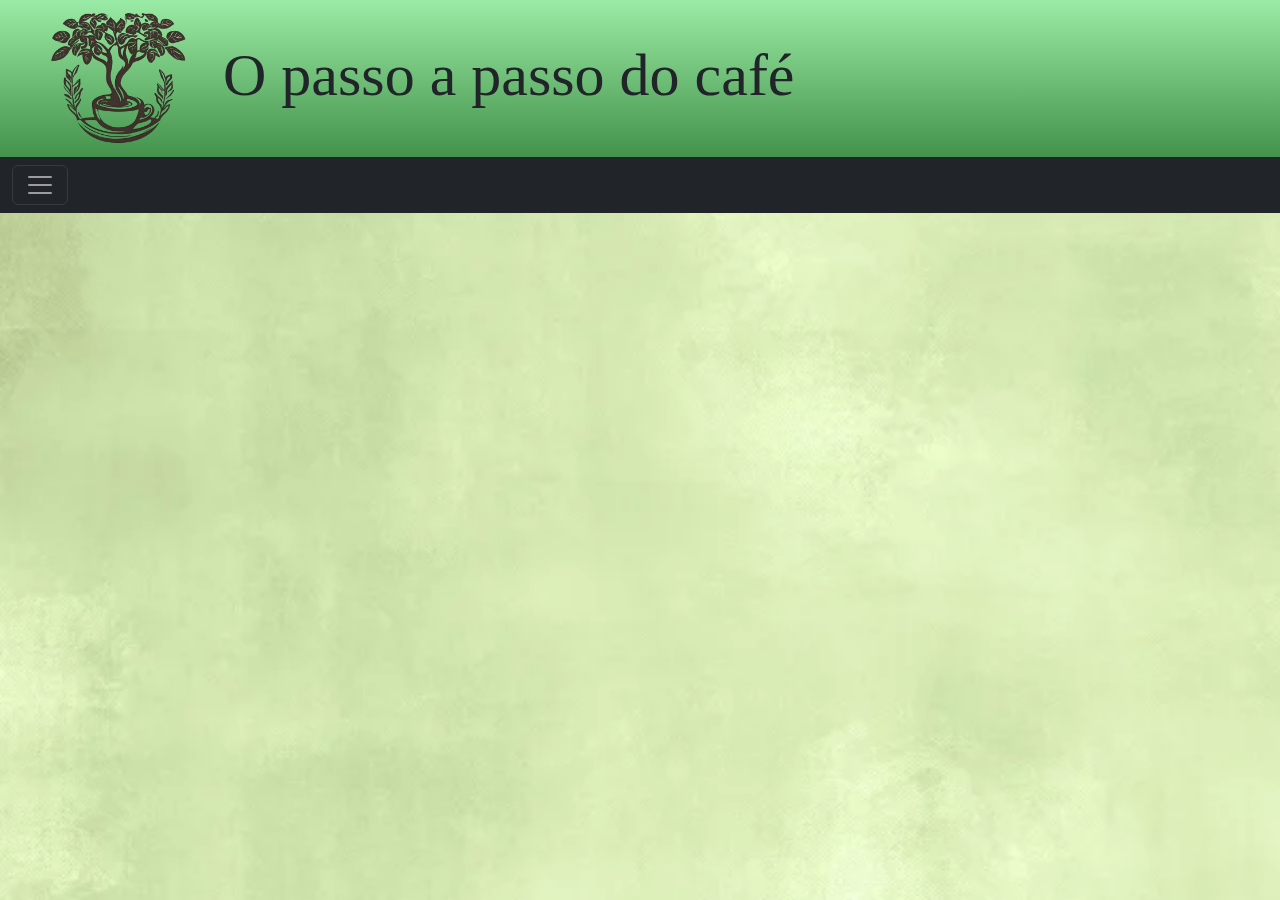
<file: agrinho-main/passo_cafe.html>
<!DOCTYPE html>
    <head>
        <link href="https://cdn.jsdelivr.net/npm/bootstrap@5.3.3/dist/css/bootstrap.min.css" rel="stylesheet" integrity="sha384-QWTKZyjpPEjISv5WaRU9OFeRpok6YctnYmDr5pNlyT2bRjXh0JMhjY6hW+ALEwIH" crossorigin="anonymous">
        <meta charset="UTF-8">
        <title>Cafeicultura familiar</title>
        <link rel="stylesheet" href="zika.css">
    </head>
    <body>
        <header class="cabecario_fml">
                <table>
                    <tr>
                        <th>
                            <img src="imagens/Design sem nome-Photoroom.png">
                        </th>
                        <th>
                            <h1>O passo a passo do café</h1>
                        </th>
                    </tr>
                </table>
            </header>

            <div class="collapse" id="navbarToggleExternalContent" data-bs-theme="dark">
                <div class="bg-dark p-4">
                  <h5 class="text-body-emphasis h4">Entenda mais sobre a Cafeicultura familiar</h5>
                  <span class="text-body-secondary">Algumas informações interesantes sobre o tema:</span><br>

                  <a href=".html"><button>Quais familias ja se beneficiaram?</button></a> 
                  <a href="cafe_fml.html"><button>O que é Cafeicultura familiar?</button></a>
                  <a href="menu.html"><button>Voltar para o menu</button></a>
    
            </div>
            </div>
            <nav class="navbar navbar-dark bg-dark">
                <div class="container-fluid">
                    <button class="navbar-toggler" type="button" data-bs-toggle="collapse" data-bs-target="#navbarToggleExternalContent" aria-controls="navbarToggleExternalContent" aria-expanded="false" aria-label="Toggle navigation">
                        <span class="navbar-toggler-icon"></span>   
                    </button>
                </div>
            </nav>

            <script src="https://cdn.jsdelivr.net/npm/bootstrap@5.3.3/dist/js/bootstrap.bundle.min.js" integrity="sha384-YvpcrYf0tY3lHB60NNkmXc5s9fDVZLESaAA55NDzOxhy9GkcIdslK1eN7N6jIeHz" crossorigin="anonymous"></script>
    </body>
</html>
</file>
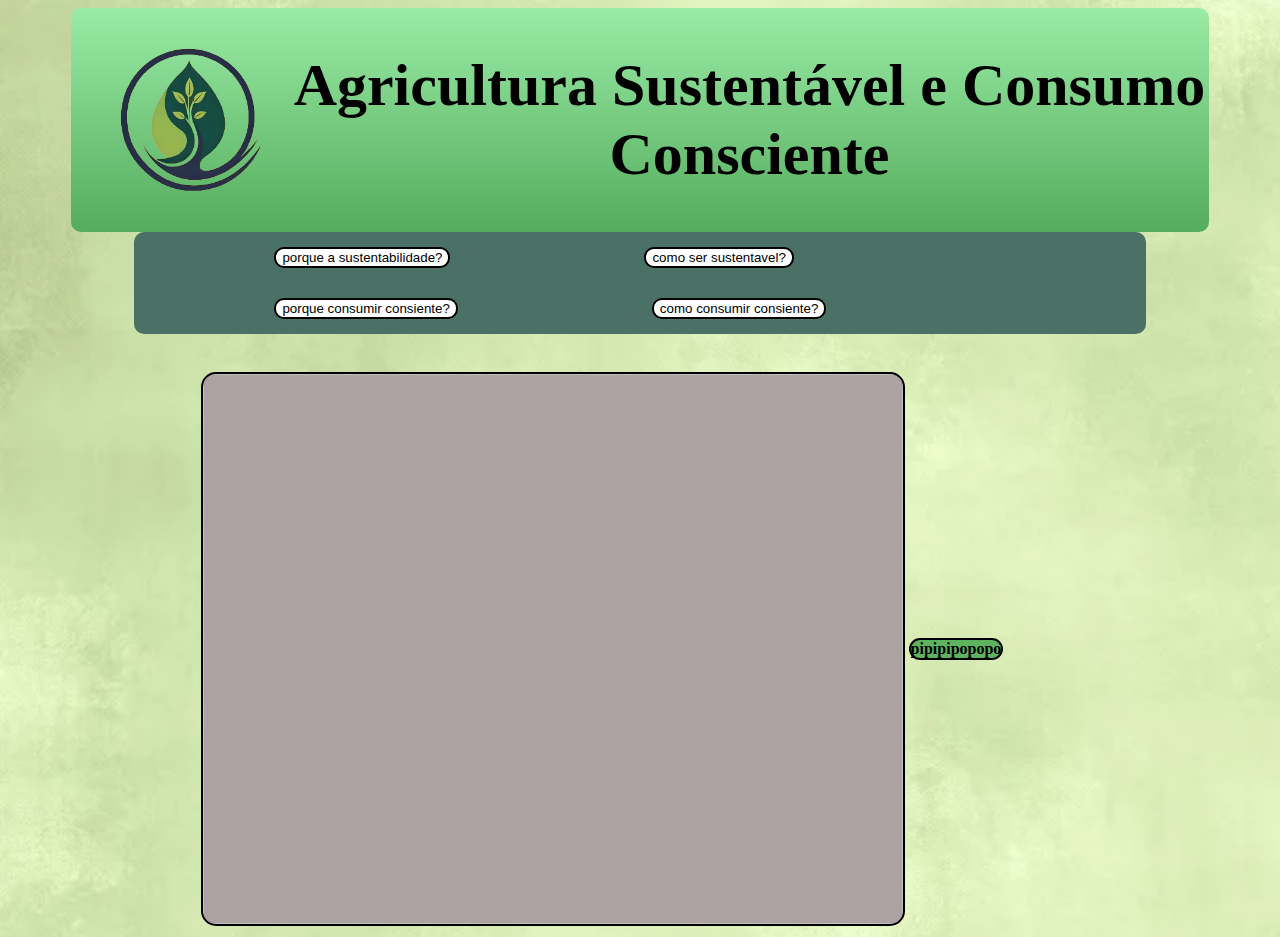
<file: agrinho/menu.html>
<!DOCTYPE html>
<html>
    <head>
        <meta charset="UTF-8">
        <title>Agricultura Sustentáve</title>
        <link rel="stylesheet" href="zika.css">
    </head>
    <body>
        <header class="cabecario">
            <table>
                <tr>
                    <th>
                        <img src="imagens/fotor-ai-20240524103947-removebg-preview.png">
                    </th>
                    <th>
                        <h1>Agricultura Sustentável e Consumo Consciente</h1>
                    </th>
                </tr>
            </table>
        </header>
        <nav class="prime">
            <button>porque a sustentabilidade?</button>
            <button>como ser sustentavel?</button>
            <button>porque consumir consiente?</button>
            <button>como consumir consiente?</button>
        </nav>
        <table class="tabela">
            <tr>
                <th>
                    <div class="infoimg">
                        <img href="./imagens/cidades-ranking-Parana-scaled.webp">
                    </div>
                </th class="divisao">
                <th>
                    <div class="info1">
                        pipipipopopo
                    </div>
                </th>
            </tr>
        </table>
    </body>
</html>
</file>
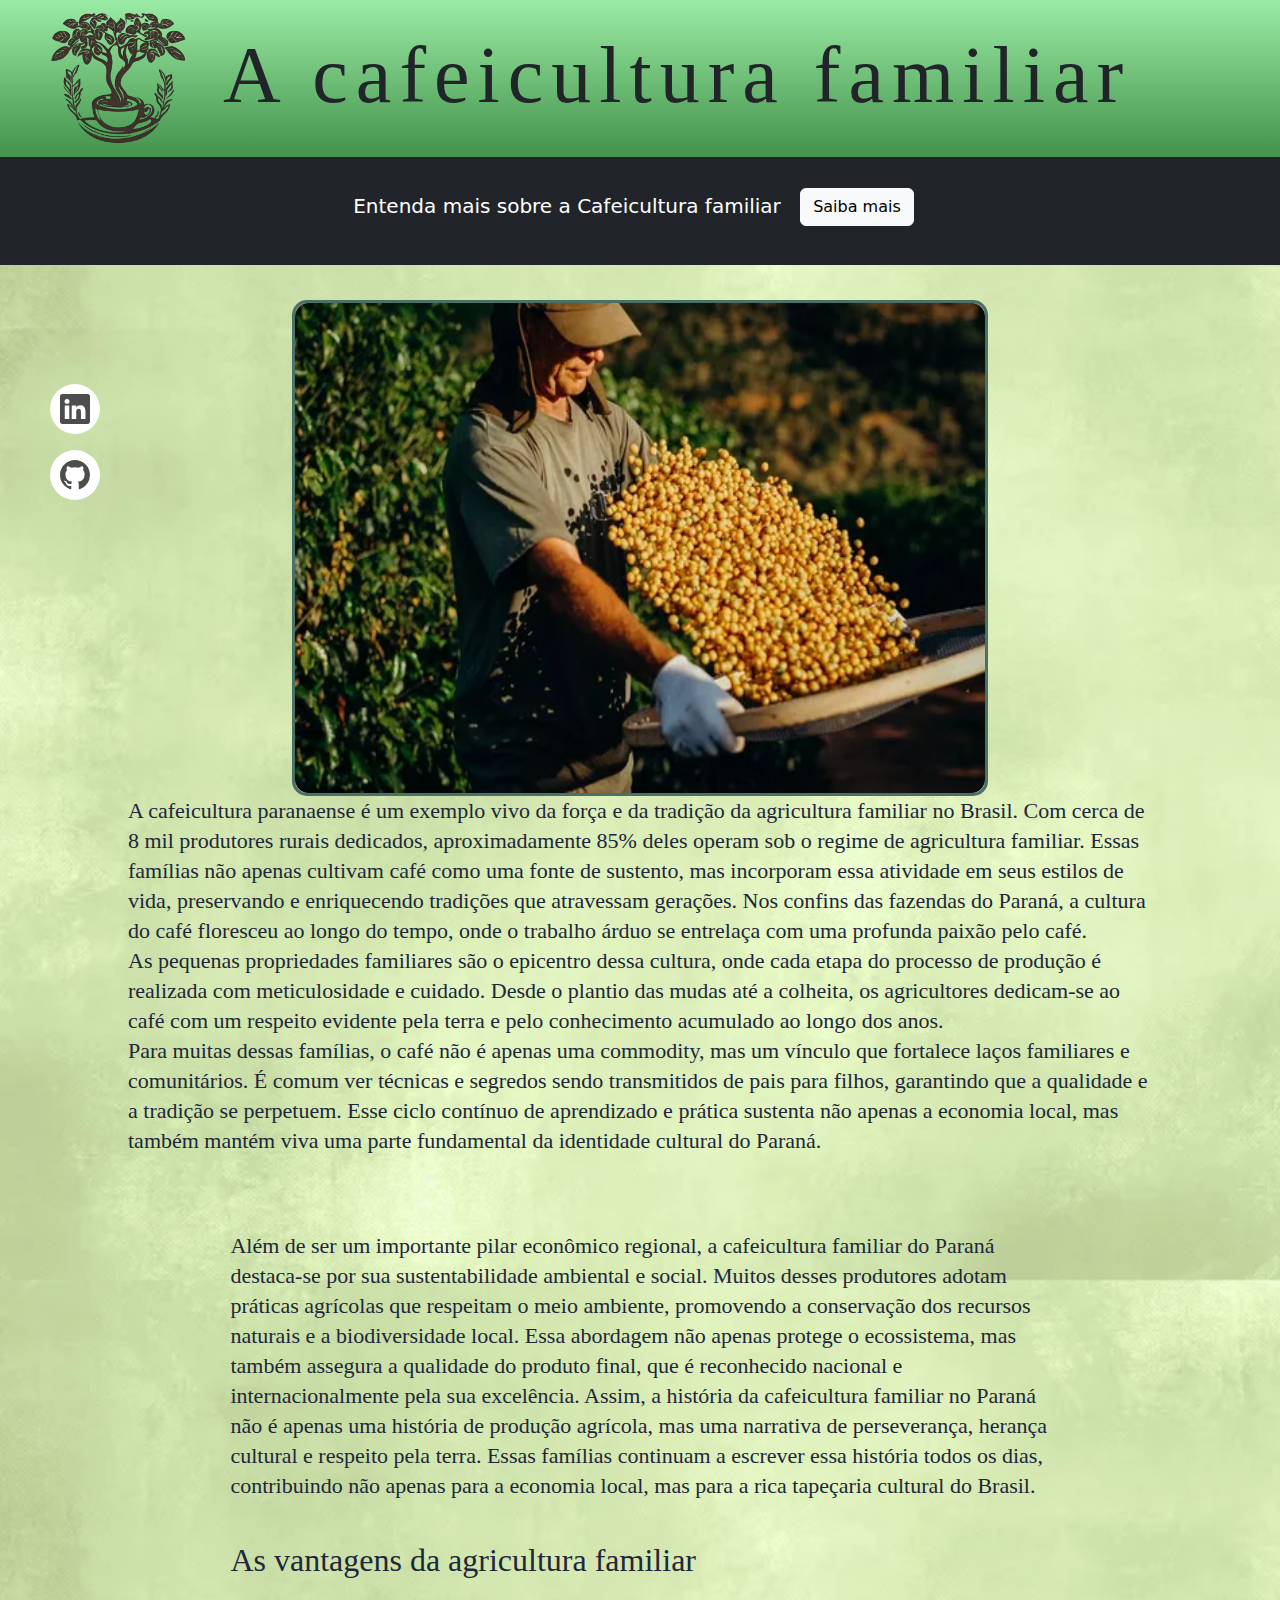
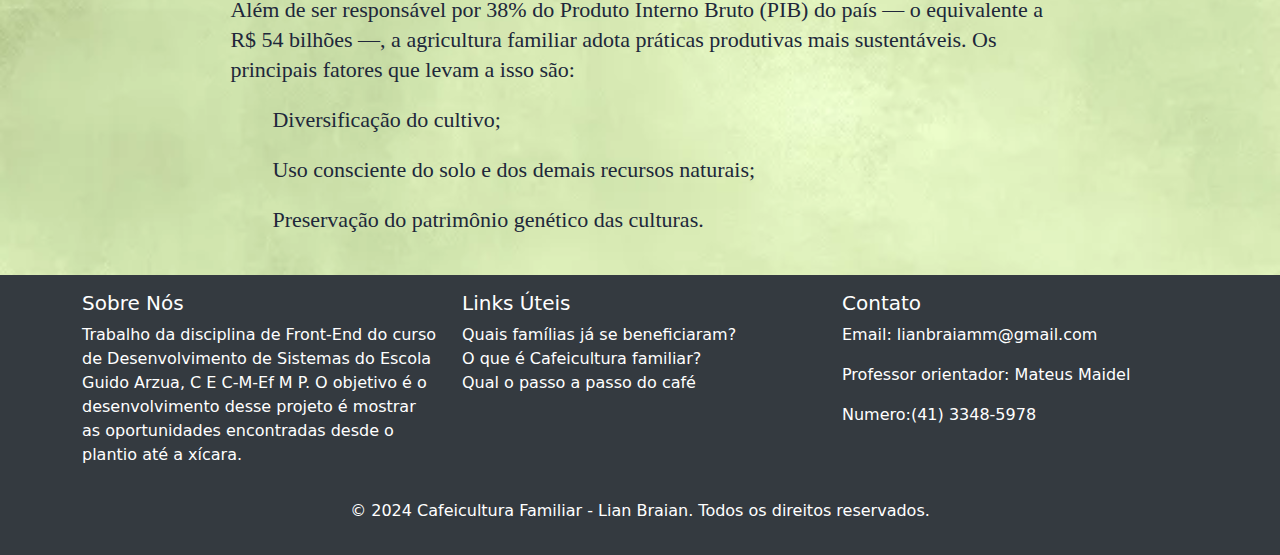
<file: pages/cafe_fml.html>
<html>

<head>
    <link href="https://cdn.jsdelivr.net/npm/bootstrap@5.3.3/dist/css/bootstrap.min.css" rel="stylesheet"
        integrity="sha384-QWTKZyjpPEjISv5WaRU9OFeRpok6YctnYmDr5pNlyT2bRjXh0JMhjY6hW+ALEwIH" crossorigin="anonymous">
    <meta charset="UTF-8">
    <title>Cafeicultura familiar</title>
    <link rel="stylesheet" href="zika.css">
</head>

<body>
    <header class="cabecario_cafe">
        <table>
            <tr>
                <th>
                    <img src="../imagens/Design sem nome-Photoroom.png">
                </th>
                <th>
                    <h1> A cafeicultura familiar</h1>
                </th>
            </tr>
        </table>
    </header>

    <div class="bg-dark p-4 text-white text-center">
        <h5 class="">Entenda mais sobre a Cafeicultura familiar
            <button class="btn btn-link text-white toggle-icon" type="button" data-bs-toggle="collapse"
                data-bs-target="#toggle-content" aria-expanded="false" aria-controls="toggle-content">
                <a href="../index.html" class="btn btn-light">Saiba mais</a>
            </button>
        </h5>
        <div id="toggle-content" class="collapse">
            <a href="../index.html" class="btn btn-light">Página inicial</a>
            <a href="./familias.html" class="btn btn-light">Quais famílias já se beneficiaram?</a>
            <a href="./cafe_fml.html" class="btn btn-light">O que é Cafeicultura familiar?</a>
            <a href="./passo_cafe.html" class="btn btn-light">Qual o passo a passo do café</a>
        </div>
    </div>



    <div class="tabela">
        <div class="infoimg_img_cafe">
            <img src="../imagens/imagem_historiacafe">
        </div>
        <div class="ostextos">
            <div class="textos">
                A cafeicultura paranaense é um exemplo vivo da força e da tradição da agricultura familiar no Brasil.
                Com cerca de 8 mil produtores rurais dedicados, aproximadamente 85% deles operam sob o regime de
                agricultura familiar. Essas famílias não apenas cultivam café como uma fonte de sustento, mas
                incorporam essa atividade em seus estilos de vida, preservando e enriquecendo tradições que atravessam
                gerações.
                Nos confins das fazendas do Paraná, a cultura do café
                floresceu ao longo do tempo, onde o trabalho
                árduo se entrelaça com uma profunda paixão pelo café.<br>
                As pequenas propriedades familiares são o epicentro dessa cultura,
                onde cada etapa do processo de produção é realizada com
                meticulosidade e cuidado. Desde o plantio das mudas até a colheita,
                os agricultores dedicam-se ao café com um respeito evidente
                pela terra e pelo conhecimento acumulado ao longo dos anos.<br>
                Para muitas dessas famílias, o café não é apenas uma commodity, mas um vínculo que fortalece laços
                familiares e comunitários. É comum ver técnicas e segredos sendo transmitidos de pais para filhos,
                garantindo que a qualidade e a tradição se perpetuem. Esse ciclo contínuo de aprendizado e prática
                sustenta não apenas a economia local, mas também mantém viva uma parte fundamental da identidade
                cultural do Paraná.
            </div>
        </div>
        <div class="info1">
            <div class="textos">
            </div>
        </div>

        <div class="textos_st">
            Além de ser um importante pilar econômico regional, a cafeicultura familiar do Paraná destaca-se por sua
            sustentabilidade ambiental e social.
            Muitos desses produtores adotam práticas agrícolas que respeitam o meio ambiente, promovendo a conservação
            dos recursos naturais
            e a biodiversidade local. Essa abordagem não apenas protege o ecossistema, mas também assegura a qualidade
            do produto final,
            que é reconhecido nacional e internacionalmente pela sua excelência.
            Assim, a história da cafeicultura familiar no Paraná não é apenas uma história de produção agrícola,
            mas uma narrativa de perseverança, herança cultural e respeito pela terra. Essas famílias continuam a
            escrever essa história todos os dias, contribuindo não apenas para a economia local, mas para a rica
            tapeçaria cultural do Brasil.
        </div>
        <div class="textos_st">
            <h2>
                <p>As vantagens da agricultura familiar</p>
            </h2>
            Além de ser responsável por 38% do Produto Interno Bruto (PIB) do país — o equivalente a R$ 54 bilhões —,
            a agricultura familiar adota práticas produtivas mais sustentáveis.
            Os principais fatores que levam a isso são:
            <ul>
                <li>
                    Diversificação do cultivo;
                </li>
                <li>
                    Uso consciente do solo e dos demais recursos naturais;
                </li>
                <li>
                    Preservação do patrimônio genético das culturas.
                </li>
            </ul>
        </div>

        <div class="botao_lateral">
            <ul class="example-2">
                <li class="icon-content">
                    <a href="https://www.linkedin.com/in/lian-braiam-mendes-765aab310" aria-label="LinkedIn"
                        data-social="linkedin">
                        <div class="filled"></div>
                        <svg xmlns="http://www.w3.org/2000/svg" width="16" height="16" fill="currentColor"
                            class="bi bi-linkedin" viewBox="0 0 16 16" xml:space="preserve">
                            <path
                                d="M0 1.146C0 .513.526 0 1.175 0h13.65C15.474 0 16 .513 16 1.146v13.708c0 .633-.526 1.146-1.175 1.146H1.175C.526 16 0 15.487 0 14.854zm4.943 12.248V6.169H2.542v7.225zm-1.2-8.212c.837 0 1.358-.554 1.358-1.248-.015-.709-.52-1.248-1.342-1.248S2.4 3.226 2.4 3.934c0 .694.521 1.248 1.327 1.248zm4.908 8.212V9.359c0-.216.016-.432.08-.586.173-.431.568-.878 1.232-.878.869 0 1.216.662 1.216 1.634v3.865h2.401V9.25c0-2.22-1.184-3.252-2.764-3.252-1.274 0-1.845.7-2.165 1.193v.025h-.016l.016-.025V6.169h-2.4c.03.678 0 7.225 0 7.225z"
                                fill="currentColor"></path>
                        </svg>
                    </a>
                    <div class="tooltip">LinkedIn</div>
                </li>
                <li class="icon-content">
                    <a href="https://github.com/Dionizur/" aria-label="GitHub" data-social="github">
                        <div class="filled"></div>
                        <svg xmlns="http://www.w3.org/2000/svg" width="16" height="16" fill="currentColor"
                            class="bi bi-github" viewBox="0 0 16 16" xml:space="preserve">
                            <path
                                d="M8 0C3.58 0 0 3.58 0 8c0 3.54 2.29 6.53 5.47 7.59.4.07.55-.17.55-.38 0-.19-.01-.82-.01-1.49-2.01.37-2.53-.49-2.69-.94-.09-.23-.48-.94-.82-1.13-.28-.15-.68-.52-.01-.53.63-.01 1.08.58 1.23.82.72 1.21 1.87.87 2.33.66.07-.52.28-.87.51-1.07-1.78-.2-3.64-.89-3.64-3.95 0-.87.31-1.59.82-2.15-.08-.2-.36-1.02.08-2.12 0 0 .67-.21 2.2.82.64-.18 1.32-.27 2-.27s1.36.09 2 .27c1.53-1.04 2.2-.82 2.2-.82.44 1.1.16 1.92.08 2.12.51.56.82 1.27.82 2.15 0 3.07-1.87 3.75-3.65 3.95.29.25.54.73.54 1.48 0 1.07-.01 1.93-.01 2.2 0 .21.15.46.55.38A8.01 8.01 0 0 0 16 8c0-4.42-3.58-8-8-8"
                                fill="currentColor"></path>
                        </svg>
                    </a>
                    <div class="tooltip">GitHub</div>
                </li>
            </ul>
        </div>
    </div>




        <footer class="footer mt-auto py-3">
            <div class="container">
                <div class="row">
                    <div class="col-md-4">
                        <h5>Sobre Nós</h5>
                        <p>Trabalho da disciplina de Front-End do curso de Desenvolvimento de Sistemas do Escola Guido Arzua, C E C-M-Ef M P. O objetivo é o desenvolvimento desse projeto é 
                        mostrar as oportunidades encontradas desde o plantio até a xícara.
        
                        </p>
                    </div>
                    <div class="col-md-4">
                        <h5>Links Úteis</h5>
                        <ul class="list-unstyled">
                            <li><a href="./pages/familias.html">Quais famílias já se beneficiaram?</a></li>
                            <li><a href="./pages/cafe_fml.html">O que é Cafeicultura familiar?</a></li>
                            <li><a href="./pages/passo_cafe.html">Qual o passo a passo do café</a></li>
                        </ul>
                    </div>
                    <div class="col-md-4">
                        <h5>Contato</h5>
                        <p>Email: lianbraiamm@gmail.com</p>
                        <p>Professor orientador:<a href="http://www.github.com/maidell"> Mateus Maidel </a></p>
                        <p>Numero:(41) 3348-5978</p>
                    </div>
                </div>
                <div class="text-center mt-3">
                    <p>&copy; 2024 Cafeicultura Familiar - Lian Braian. Todos os direitos reservados.</p>
                </div>
            </div>
        </footer>





        <script src="https://cdn.jsdelivr.net/npm/bootstrap@5.3.3/dist/js/bootstrap.bundle.min.js"
            integrity="sha384-YvpcrYf0tY3lHB60NNkmXc5s9fDVZLESaAA55NDzOxhy9GkcIdslK1eN7N6jIeHz"
            crossorigin="anonymous"></script>
</body>

</html>
</file>
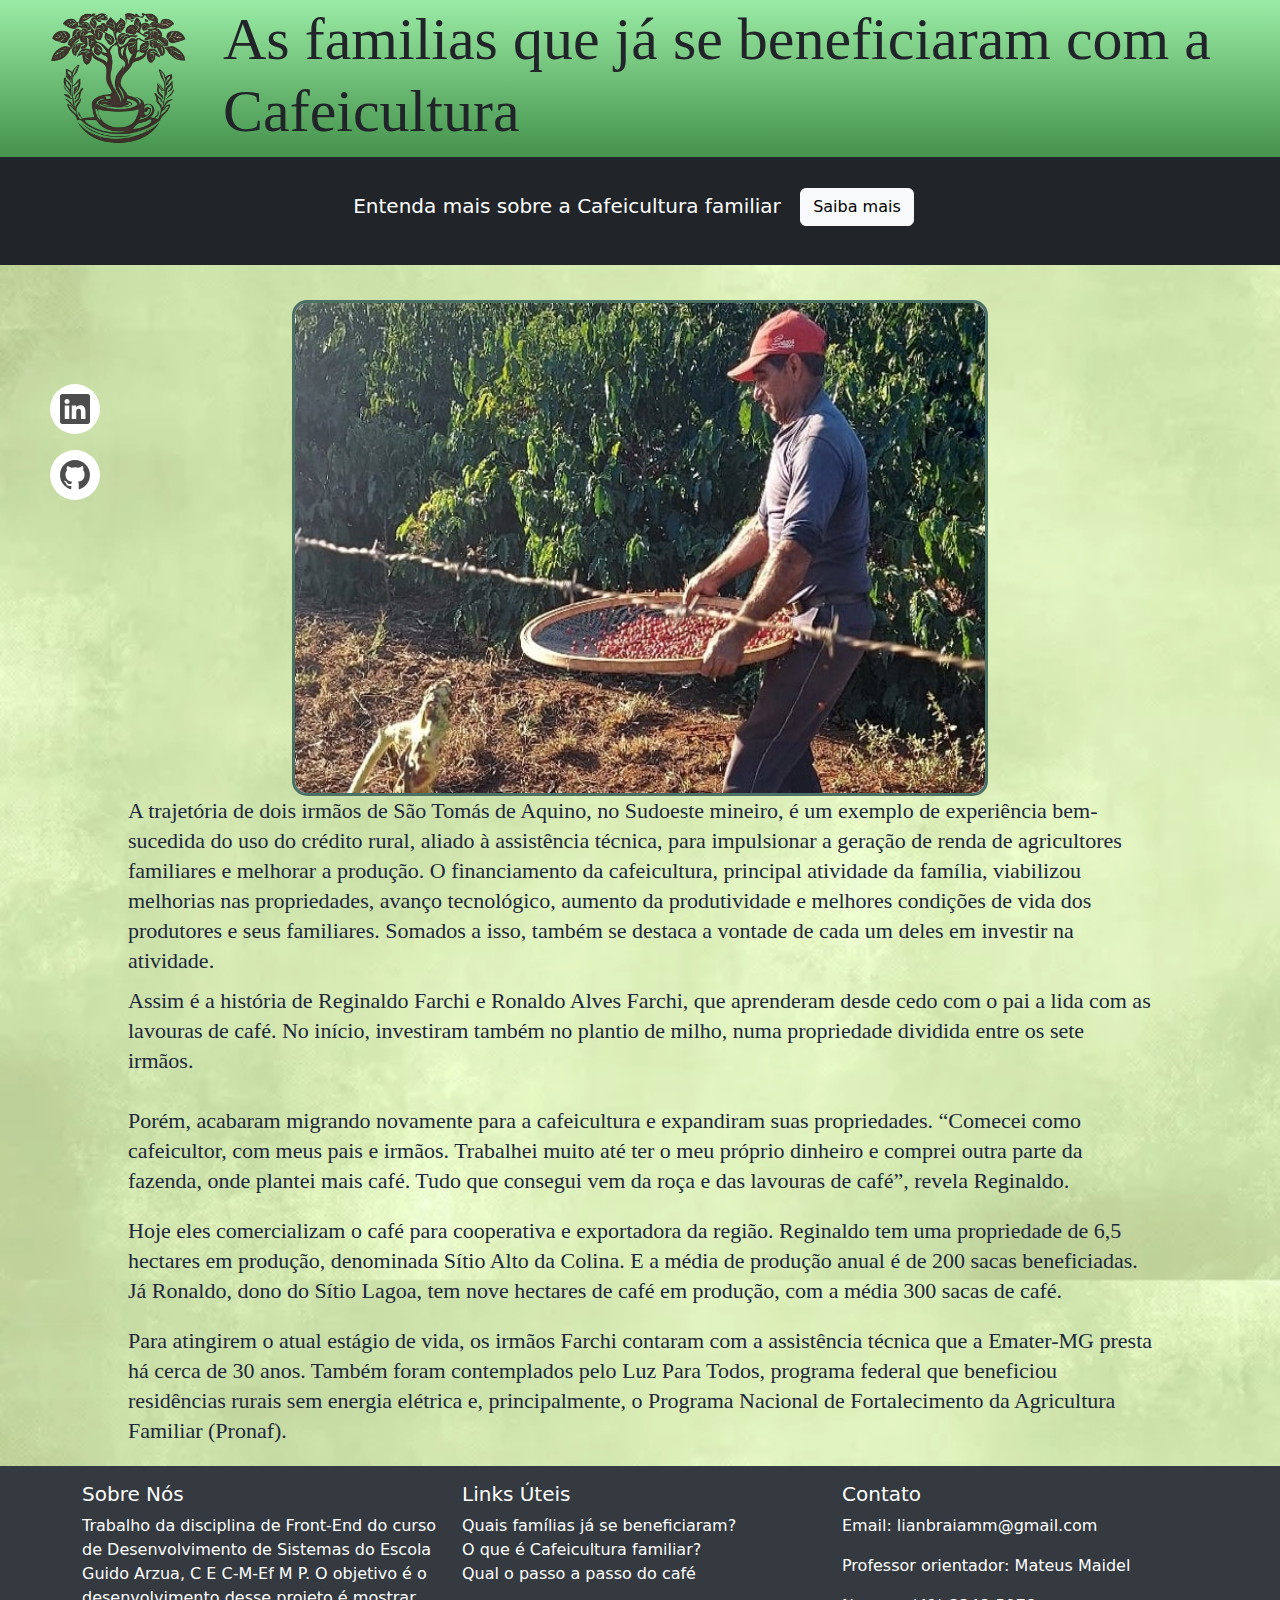
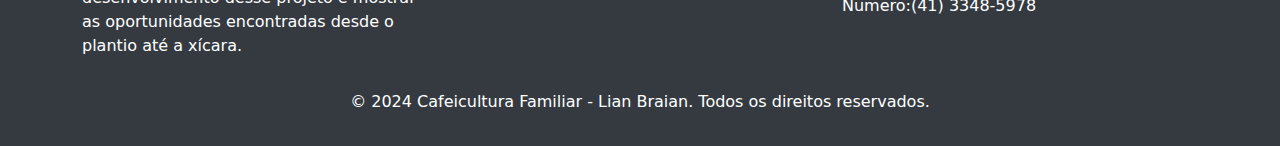
<file: pages/familias.html>
<!DOCTYPE html>

<head>
    <link href="https://cdn.jsdelivr.net/npm/bootstrap@5.3.3/dist/css/bootstrap.min.css" rel="stylesheet"
        integrity="sha384-QWTKZyjpPEjISv5WaRU9OFeRpok6YctnYmDr5pNlyT2bRjXh0JMhjY6hW+ALEwIH" crossorigin="anonymous">
    <meta charset="UTF-8">
    <title>Cafeicultura familiar</title>
    <link rel="stylesheet" href="zika.css">
</head>

<body>
    <header class="cabecario_fml">
        <table>
            <tr>
                <th>
                    <img src="../imagens/Design sem nome-Photoroom.png">
                </th>
                <th>
                    <h1>As familias que já se beneficiaram com a Cafeicultura </h1>
                </th>
            </tr>
        </table>
    </header>

    <div class="bg-dark p-4 text-white text-center">
        <h5 class="">Entenda mais sobre a Cafeicultura familiar
            <button class="btn btn-link text-white toggle-icon" type="button" data-bs-toggle="collapse"
                data-bs-target="#toggle-content" aria-expanded="false" aria-controls="toggle-content">
                <a href="../index.html" class="btn btn-light">Saiba mais</a>
            </button>
        </h5>
        <div id="toggle-content" class="collapse">
            <a href="../index.html" class="btn btn-light">Página inicial</a>
            <a href="./familias.html" class="btn btn-light">Quais famílias já se beneficiaram?</a>
            <a href="./cafe_fml.html" class="btn btn-light">O que é Cafeicultura familiar?</a>
            <a href="./passo_cafe.html" class="btn btn-light">Qual o passo a passo do café</a>
        </div>
    </div>
    <div class="tabela">
        <div class="infoimg_img_cafe">
            <img src="../imagens/irmao.jpg">
        </div>
        <div class="ostextos">
            <div class="textos">
                A trajetória de dois irmãos de São Tomás de Aquino, no Sudoeste mineiro, é
                um exemplo de experiência bem-sucedida do uso do crédito rural, aliado à assistência técnica,
                para impulsionar a geração de renda de agricultores familiares e melhorar a produção.
                O financiamento da cafeicultura, principal atividade da família, viabilizou melhorias
                nas propriedades, avanço tecnológico, aumento da produtividade e melhores condições de
                vida dos produtores e seus familiares. Somados a isso, também se destaca a vontade de
                cada um deles em investir na atividade.
            </div>
            <div class="textos">
                Assim é a história de Reginaldo Farchi e Ronaldo Alves Farchi, que aprenderam desde cedo
                com o pai a lida com as lavouras de café. No início, investiram também no plantio de milho,
                numa propriedade dividida entre os sete irmãos.
            </div>
        </div>
    </div>

    <div class="textos_st">
        Porém, acabaram migrando novamente para a cafeicultura e expandiram suas propriedades.
        “Comecei como cafeicultor, com meus pais e irmãos. Trabalhei muito até ter o meu próprio
        dinheiro e comprei outra parte da fazenda, onde plantei mais café. Tudo que consegui vem da
        roça e das lavouras de café”, revela Reginaldo.
    </div>
    <div class="textos_st">
        Hoje eles comercializam o café para cooperativa e exportadora da região. Reginaldo tem uma
        propriedade de 6,5 hectares em produção, denominada Sítio Alto da Colina. E a média de produção
        anual é de 200 sacas beneficiadas. Já Ronaldo, dono do Sítio Lagoa, tem nove hectares de café
        em produção, com a média 300 sacas de café.
    </div>
    <div class="textos_st">
        Para atingirem o atual estágio de vida, os irmãos Farchi contaram com a assistência técnica que a
        Emater-MG presta há cerca de 30 anos. Também foram contemplados pelo Luz Para Todos, programa
        federal que beneficiou residências rurais sem energia elétrica e, principalmente, o
        Programa Nacional de Fortalecimento da Agricultura Familiar (Pronaf).
    </div>
    <div class="botao_lateral">
        <ul class="example-2">
            <li class="icon-content">
                <a href="https://www.linkedin.com/in/lian-braiam-mendes-765aab310" aria-label="LinkedIn"
                    data-social="linkedin">
                    <div class="filled"></div>
                    <svg xmlns="http://www.w3.org/2000/svg" width="16" height="16" fill="currentColor"
                        class="bi bi-linkedin" viewBox="0 0 16 16" xml:space="preserve">
                        <path
                            d="M0 1.146C0 .513.526 0 1.175 0h13.65C15.474 0 16 .513 16 1.146v13.708c0 .633-.526 1.146-1.175 1.146H1.175C.526 16 0 15.487 0 14.854zm4.943 12.248V6.169H2.542v7.225zm-1.2-8.212c.837 0 1.358-.554 1.358-1.248-.015-.709-.52-1.248-1.342-1.248S2.4 3.226 2.4 3.934c0 .694.521 1.248 1.327 1.248zm4.908 8.212V9.359c0-.216.016-.432.08-.586.173-.431.568-.878 1.232-.878.869 0 1.216.662 1.216 1.634v3.865h2.401V9.25c0-2.22-1.184-3.252-2.764-3.252-1.274 0-1.845.7-2.165 1.193v.025h-.016l.016-.025V6.169h-2.4c.03.678 0 7.225 0 7.225z"
                            fill="currentColor"></path>
                    </svg>
                </a>
                <div class="tooltip">LinkedIn</div>
            </li>
            <li class="icon-content">
                <a href="https://github.com/Dionizur/" aria-label="GitHub" data-social="github">
                    <div class="filled"></div>
                    <svg xmlns="http://www.w3.org/2000/svg" width="16" height="16" fill="currentColor"
                        class="bi bi-github" viewBox="0 0 16 16" xml:space="preserve">
                        <path
                            d="M8 0C3.58 0 0 3.58 0 8c0 3.54 2.29 6.53 5.47 7.59.4.07.55-.17.55-.38 0-.19-.01-.82-.01-1.49-2.01.37-2.53-.49-2.69-.94-.09-.23-.48-.94-.82-1.13-.28-.15-.68-.52-.01-.53.63-.01 1.08.58 1.23.82.72 1.21 1.87.87 2.33.66.07-.52.28-.87.51-1.07-1.78-.2-3.64-.89-3.64-3.95 0-.87.31-1.59.82-2.15-.08-.2-.36-1.02.08-2.12 0 0 .67-.21 2.2.82.64-.18 1.32-.27 2-.27s1.36.09 2 .27c1.53-1.04 2.2-.82 2.2-.82.44 1.1.16 1.92.08 2.12.51.56.82 1.27.82 2.15 0 3.07-1.87 3.75-3.65 3.95.29.25.54.73.54 1.48 0 1.07-.01 1.93-.01 2.2 0 .21.15.46.55.38A8.01 8.01 0 0 0 16 8c0-4.42-3.58-8-8-8"
                            fill="currentColor"></path>
                    </svg>
                </a>
                <div class="tooltip">GitHub</div>
            </li>
        </ul>
    </div>

    <footer class="footer mt-auto py-3">
        <div class="container">
            <div class="row">
                <div class="col-md-4">
                    <h5>Sobre Nós</h5>
                    <p>Trabalho da disciplina de Front-End do curso de Desenvolvimento de Sistemas do Escola Guido Arzua, C E C-M-Ef M P. O objetivo é o desenvolvimento desse projeto é 
                    mostrar as oportunidades encontradas desde o plantio até a xícara.
    
                    </p>
                </div>
                <div class="col-md-4">
                    <h5>Links Úteis</h5>
                    <ul class="list-unstyled">
                        <li><a href="./pages/familias.html">Quais famílias já se beneficiaram?</a></li>
                        <li><a href="./pages/cafe_fml.html">O que é Cafeicultura familiar?</a></li>
                        <li><a href="./pages/passo_cafe.html">Qual o passo a passo do café</a></li>
                    </ul>
                </div>
                <div class="col-md-4">
                    <h5>Contato</h5>
                    <p>Email: lianbraiamm@gmail.com</p>
                    <p>Professor orientador:<a href="http://www.github.com/maidell"> Mateus Maidel </a></p>
                    <p>Numero:(41) 3348-5978</p>
                </div>
            </div>
            <div class="text-center mt-3">
                <p>&copy; 2024 Cafeicultura Familiar - Lian Braian. Todos os direitos reservados.</p>
            </div>
        </div>
    </footer>


    <script src="https://cdn.jsdelivr.net/npm/bootstrap@5.3.3/dist/js/bootstrap.bundle.min.js"
        integrity="sha384-YvpcrYf0tY3lHB60NNkmXc5s9fDVZLESaAA55NDzOxhy9GkcIdslK1eN7N6jIeHz"
        crossorigin="anonymous"></script>
</body>

</html>
</file>
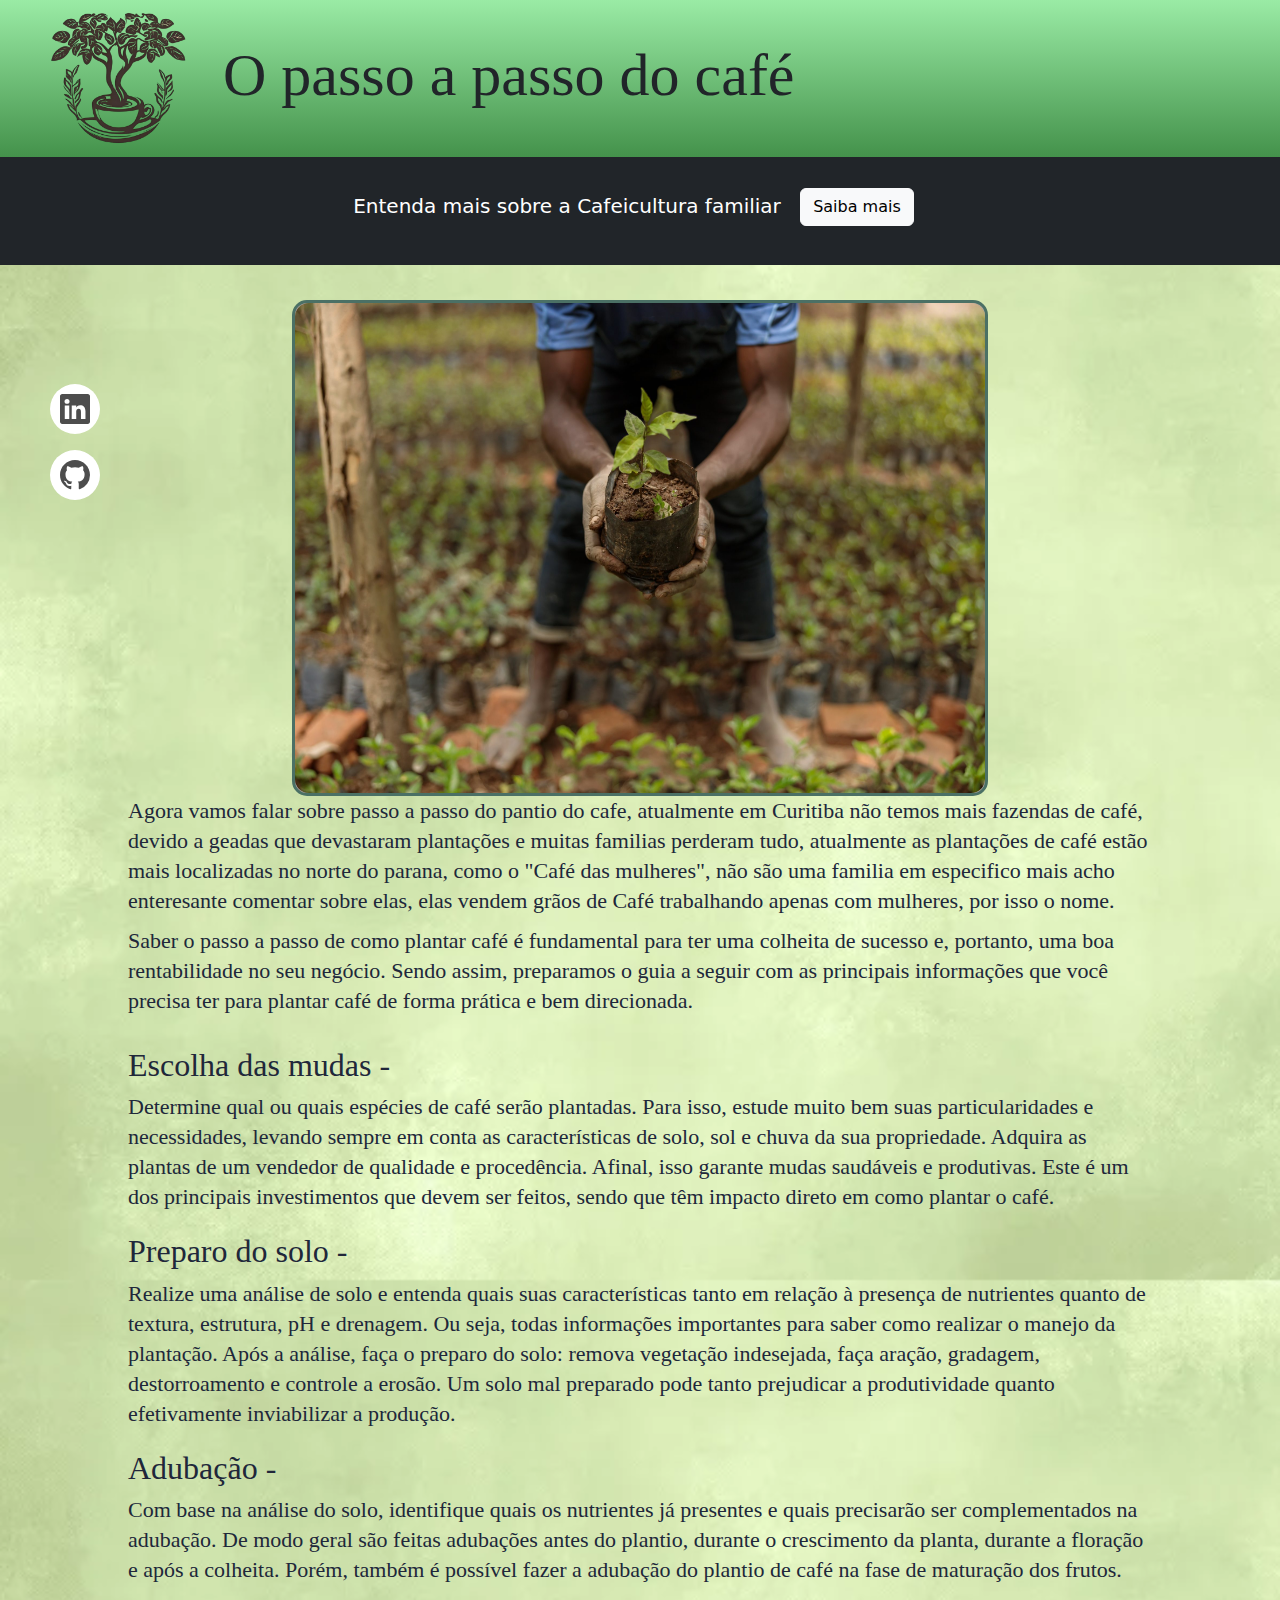
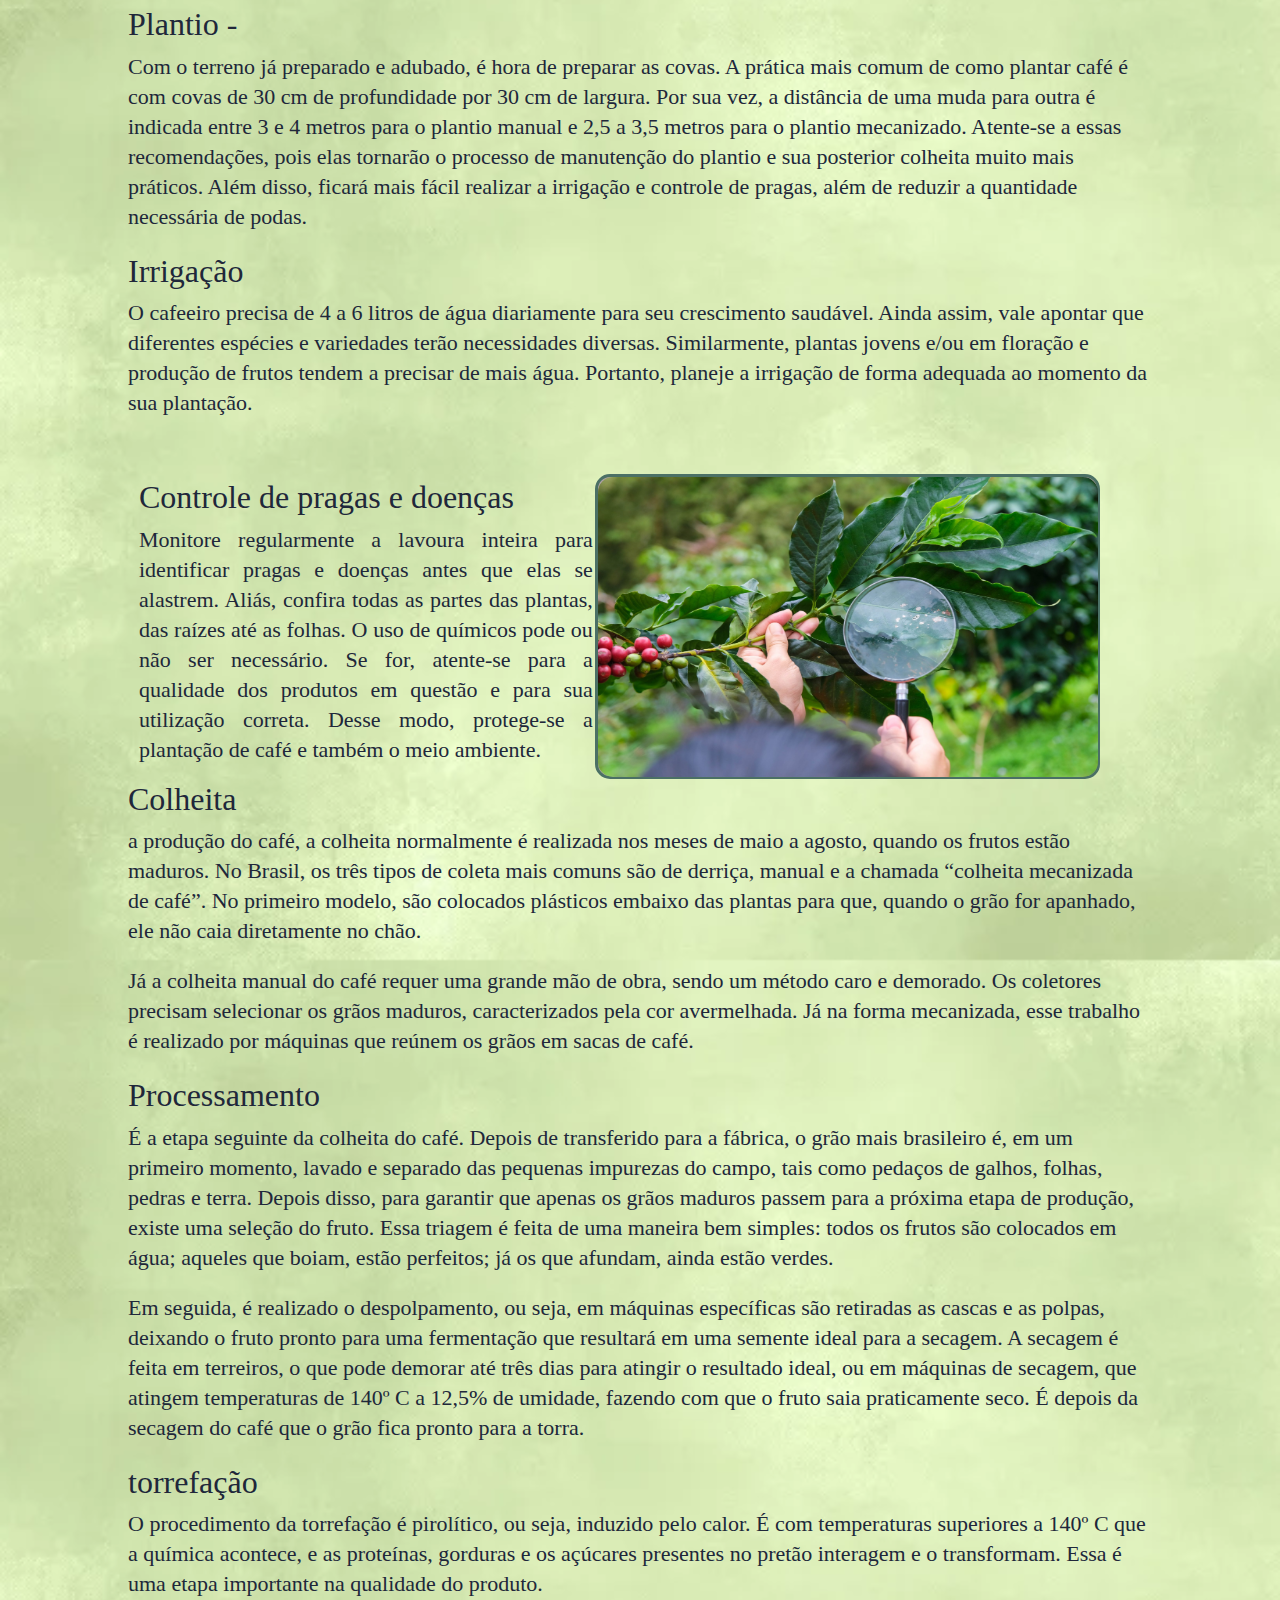
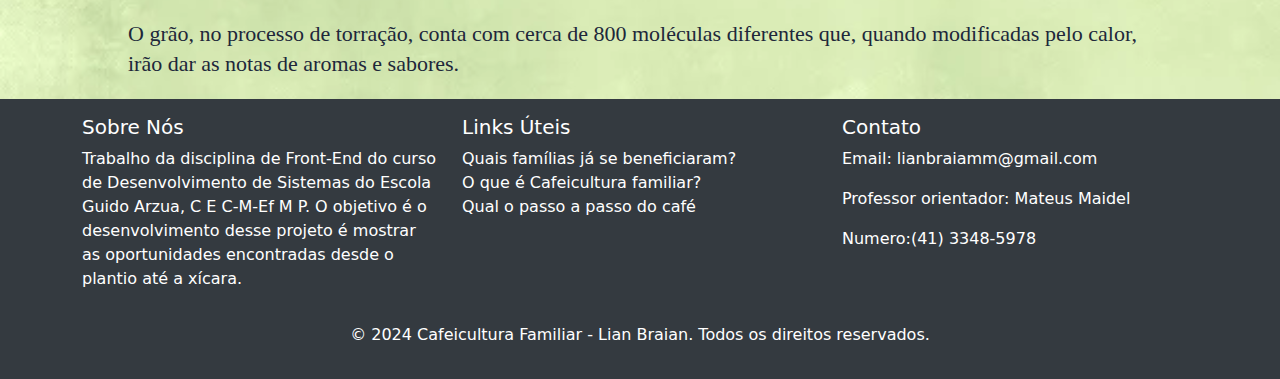
<file: pages/passo_cafe.html>
<!DOCTYPE html>

<head>
    <link href="https://cdn.jsdelivr.net/npm/bootstrap@5.3.3/dist/css/bootstrap.min.css" rel="stylesheet"
        integrity="sha384-QWTKZyjpPEjISv5WaRU9OFeRpok6YctnYmDr5pNlyT2bRjXh0JMhjY6hW+ALEwIH" crossorigin="anonymous">
    <meta charset="UTF-8">
    <title>Cafeicultura familiar</title>
    <link rel="stylesheet" href="zika.css">
</head>

<body>
    <header class="cabecario_fml">
        <table>
            <tr>
                <th>
                    <img src="../imagens/Design sem nome-Photoroom.png">
                </th>
                <th>
                    <h1>O passo a passo do café</h1>
                </th>
            </tr>
        </table>
    </header>
    <div class="bg-dark p-4 text-white text-center">
        <h5 class="">Entenda mais sobre a Cafeicultura familiar
            <button class="btn btn-link text-white toggle-icon" type="button" data-bs-toggle="collapse"
                data-bs-target="#toggle-content" aria-expanded="false" aria-controls="toggle-content">
                <a href="../index.html" class="btn btn-light">Saiba mais</a>
            </button>
        </h5>
        <div id="toggle-content" class="collapse">
            <a href="../index.html" class="btn btn-light">Página inicial</a>
            <a href="./familias.html" class="btn btn-light">Quais famílias já se beneficiaram?</a>
            <a href="./cafe_fml.html" class="btn btn-light">O que é Cafeicultura familiar?</a>
            <a href="./passo_cafe.html" class="btn btn-light">Qual o passo a passo do café</a>
        </div>
    </div>

    <div class="tabela">
        <div class="infoimg_img_cafe">
            <img src="../imagens/mudas.jpg">
        </div>
        <div class="ostextos">
            <div class="textos">
                Agora vamos falar sobre passo a passo do pantio do cafe, atualmente em Curitiba não temos
                mais fazendas de café, devido a geadas que devastaram plantações e muitas familias perderam tudo,
                atualmente as plantações de café estão mais localizadas no norte do parana, como o "Café das mulheres",
                não são uma familia em especifico mais acho enteresante comentar sobre elas, elas vendem grãos de Café
                trabalhando apenas com mulheres, por isso o nome.
            </div>
            <div class="textos">
                Saber o passo a passo de como plantar café é fundamental para ter uma colheita de sucesso e,
                portanto, uma boa rentabilidade no seu negócio. Sendo assim, preparamos o guia a seguir com as
                principais informações que você precisa ter para plantar café de forma prática e bem direcionada.
            </div>
        </div>
    </div>

    <div class="textos_st">

        <div class="info_st">
            <h2>Escolha das mudas -</h2>
            Determine qual ou quais espécies de café serão plantadas. Para isso, estude muito bem suas particularidades
            e necessidades,
            levando sempre em conta as características de solo, sol e chuva da sua propriedade. Adquira as plantas de um
            vendedor de
            qualidade e procedência. Afinal, isso garante mudas saudáveis e produtivas. Este é um dos principais
            investimentos que devem
            ser feitos, sendo que têm impacto direto em como plantar o café.
        </div>

        <div class="info_st">
            <h2>Preparo do solo -</h2>
            Realize uma análise de solo e entenda quais suas características tanto em relação à presença de nutrientes
            quanto de textura,
            estrutura, pH e drenagem. Ou seja, todas informações importantes para saber como realizar o manejo da
            plantação.
            Após a análise, faça o preparo do solo: remova vegetação indesejada, faça aração, gradagem, destorroamento e
            controle a
            erosão. Um solo mal preparado pode tanto prejudicar a produtividade quanto efetivamente inviabilizar a
            produção.
        </div>

        <div class="info_st">
            <h2>Adubação -</h2>
            Com base na análise do solo, identifique quais os nutrientes já presentes e quais precisarão ser
            complementados
            na adubação.
            De modo geral são feitas adubações antes do plantio, durante o crescimento da planta,
            durante a floração e após a colheita. Porém, também é possível fazer a adubação do plantio de café na
            fase de maturação dos frutos.
        </div>

        <div class="info_st">
            <h2>Plantio -</h2>
            Com o terreno já preparado e adubado, é hora de preparar as covas. A prática mais comum de como plantar café
            é com covas de 30 cm de profundidade por 30 cm de largura. Por sua vez, a distância de uma muda para outra é
            indicada entre 3 e 4 metros para o plantio manual e 2,5 a 3,5 metros para o plantio mecanizado. Atente-se a
            essas
            recomendações, pois elas tornarão o processo de manutenção do plantio e sua posterior colheita muito mais
            práticos.
            Além disso, ficará mais fácil realizar a irrigação e controle de pragas, além de reduzir a quantidade
            necessária de podas.
        </div>

        <div class="info_st">
            <h2>Irrigação</h2>
            O cafeeiro precisa de 4 a 6 litros de água diariamente para seu crescimento saudável. Ainda assim, vale
            apontar que
            diferentes espécies e variedades terão necessidades diversas. Similarmente, plantas
            jovens e/ou em floração e produção de frutos tendem a precisar de mais água. Portanto,
            planeje a irrigação de forma adequada ao momento da sua plantação.
        </div>

        <table class="tabela_passo">
            <tr>
                <th>
                    <div class="info1">
                        <div class="textos">
                            <h2>Controle de pragas e doenças</h2>
                            Monitore regularmente a lavoura inteira para identificar pragas e doenças antes que elas se
                            alastrem.
                            Aliás, confira todas as partes das plantas, das raízes até as folhas.
                            O uso de químicos pode ou não ser necessário. Se for, atente-se para a qualidade dos
                            produtos em
                            questão e para sua utilização correta. Desse modo, protege-se a plantação de café e também o
                            meio ambiente.
                        </div>
                    </div>
                </th class="divisao">
                <th>
                    <div class="infoimg_img_cafe2">
                        <img src="../imagens/pragas.jpg">
                    </div>
                </th>
            </tr>
        </table>
        <div class="info_st">
            <h2>Colheita</h2>
            a produção do café, a colheita normalmente é realizada nos meses de maio a agosto, quando os frutos
            estão maduros. No Brasil, os três tipos de coleta mais comuns são de derriça, manual e a chamada
            “colheita mecanizada de café”. No primeiro modelo, são colocados plásticos embaixo das plantas
            para que, quando o grão for apanhado, ele não caia diretamente no chão.
        </div>
        <div class="info_st">
            Já a colheita manual do café requer uma grande mão de obra, sendo um método caro e demorado.
            Os coletores precisam selecionar os grãos maduros, caracterizados pela cor avermelhada. Já na
            forma mecanizada, esse trabalho é realizado por máquinas que reúnem os grãos em sacas de café.
        </div>
        <div class="info_st">
            <h2>Processamento</h2>
            É a etapa seguinte da colheita do café. Depois de transferido para a fábrica, o grão mais
            brasileiro é, em um primeiro momento, lavado e separado das pequenas impurezas do campo,
            tais como pedaços de galhos, folhas, pedras e terra. Depois disso, para garantir que
            apenas os grãos maduros passem para a próxima etapa de produção, existe uma seleção do
            fruto. Essa triagem é feita de uma maneira bem simples: todos os frutos são colocados
            em água; aqueles que boiam, estão perfeitos; já os que afundam, ainda estão verdes.
        </div>
        <div class="info_st">
            Em seguida, é realizado o despolpamento, ou seja, em máquinas específicas são retiradas as
            cascas e as polpas, deixando o fruto pronto para uma fermentação que resultará em uma semente
            ideal para a secagem.
            A secagem é feita em terreiros, o que pode demorar até três dias para atingir o resultado
            ideal, ou em máquinas de secagem, que atingem temperaturas de 140º C a 12,5% de umidade,
            fazendo com que o fruto saia praticamente seco. É depois da secagem do café que o grão fica
            pronto para a torra.
        </div>
        <div class="info_st">
            <h2>torrefação</h2>
            O procedimento da torrefação é pirolítico, ou seja, induzido pelo calor. É com temperaturas superiores a
            140º C que a química acontece, e as proteínas, gorduras e os açúcares presentes no pretão
            interagem e o transformam. Essa é uma etapa importante na qualidade do produto.
        </div>
        <div class="info_st">
            O grão, no processo de torração, conta com cerca de 800 moléculas diferentes que,
            quando modificadas pelo calor, irão dar as notas de aromas e sabores.
        </div>


    </div>
    <div class="botao_lateral">
        <ul class="example-2">
            <li class="icon-content">
                <a href="https://www.linkedin.com/in/lian-braiam-mendes-765aab310" aria-label="LinkedIn"
                    data-social="linkedin">
                    <div class="filled"></div>
                    <svg xmlns="http://www.w3.org/2000/svg" width="16" height="16" fill="currentColor"
                        class="bi bi-linkedin" viewBox="0 0 16 16" xml:space="preserve">
                        <path
                            d="M0 1.146C0 .513.526 0 1.175 0h13.65C15.474 0 16 .513 16 1.146v13.708c0 .633-.526 1.146-1.175 1.146H1.175C.526 16 0 15.487 0 14.854zm4.943 12.248V6.169H2.542v7.225zm-1.2-8.212c.837 0 1.358-.554 1.358-1.248-.015-.709-.52-1.248-1.342-1.248S2.4 3.226 2.4 3.934c0 .694.521 1.248 1.327 1.248zm4.908 8.212V9.359c0-.216.016-.432.08-.586.173-.431.568-.878 1.232-.878.869 0 1.216.662 1.216 1.634v3.865h2.401V9.25c0-2.22-1.184-3.252-2.764-3.252-1.274 0-1.845.7-2.165 1.193v.025h-.016l.016-.025V6.169h-2.4c.03.678 0 7.225 0 7.225z"
                            fill="currentColor"></path>
                    </svg>
                </a>
                <div class="tooltip">LinkedIn</div>
            </li>
            <li class="icon-content">
                <a href="https://github.com/Dionizur/" aria-label="GitHub" data-social="github">
                    <div class="filled"></div>
                    <svg xmlns="http://www.w3.org/2000/svg" width="16" height="16" fill="currentColor"
                        class="bi bi-github" viewBox="0 0 16 16" xml:space="preserve">
                        <path
                            d="M8 0C3.58 0 0 3.58 0 8c0 3.54 2.29 6.53 5.47 7.59.4.07.55-.17.55-.38 0-.19-.01-.82-.01-1.49-2.01.37-2.53-.49-2.69-.94-.09-.23-.48-.94-.82-1.13-.28-.15-.68-.52-.01-.53.63-.01 1.08.58 1.23.82.72 1.21 1.87.87 2.33.66.07-.52.28-.87.51-1.07-1.78-.2-3.64-.89-3.64-3.95 0-.87.31-1.59.82-2.15-.08-.2-.36-1.02.08-2.12 0 0 .67-.21 2.2.82.64-.18 1.32-.27 2-.27s1.36.09 2 .27c1.53-1.04 2.2-.82 2.2-.82.44 1.1.16 1.92.08 2.12.51.56.82 1.27.82 2.15 0 3.07-1.87 3.75-3.65 3.95.29.25.54.73.54 1.48 0 1.07-.01 1.93-.01 2.2 0 .21.15.46.55.38A8.01 8.01 0 0 0 16 8c0-4.42-3.58-8-8-8"
                            fill="currentColor"></path>
                    </svg>
                </a>
                <div class="tooltip">GitHub</div>
            </li>
        </ul>
    </div>

    <footer class="footer mt-auto py-3">
        <div class="container">
            <div class="row">
                <div class="col-md-4">
                    <h5>Sobre Nós</h5>
                    <p>Trabalho da disciplina de Front-End do curso de Desenvolvimento de Sistemas do Escola Guido Arzua, C E C-M-Ef M P. O objetivo é o desenvolvimento desse projeto é 
                    mostrar as oportunidades encontradas desde o plantio até a xícara.
    
                    </p>
                </div>
                <div class="col-md-4">
                    <h5>Links Úteis</h5>
                    <ul class="list-unstyled">
                        <li><a href="./pages/familias.html">Quais famílias já se beneficiaram?</a></li>
                        <li><a href="./pages/cafe_fml.html">O que é Cafeicultura familiar?</a></li>
                        <li><a href="./pages/passo_cafe.html">Qual o passo a passo do café</a></li>
                    </ul>
                </div>
                <div class="col-md-4">
                    <h5>Contato</h5>
                    <p>Email: lianbraiamm@gmail.com</p>
                    <p>Professor orientador:<a href="http://www.github.com/maidell"> Mateus Maidel </a></p>
                    <p>Numero:(41) 3348-5978</p>
                </div>
            </div>
            <div class="text-center mt-3">
                <p>&copy; 2024 Cafeicultura Familiar - Lian Braian. Todos os direitos reservados.</p>
            </div>
        </div>
    </footer>



    <script src="https://cdn.jsdelivr.net/npm/bootstrap@5.3.3/dist/js/bootstrap.bundle.min.js"
        integrity="sha384-YvpcrYf0tY3lHB60NNkmXc5s9fDVZLESaAA55NDzOxhy9GkcIdslK1eN7N6jIeHz"
        crossorigin="anonymous"></script>
</body>

</html>
</file>
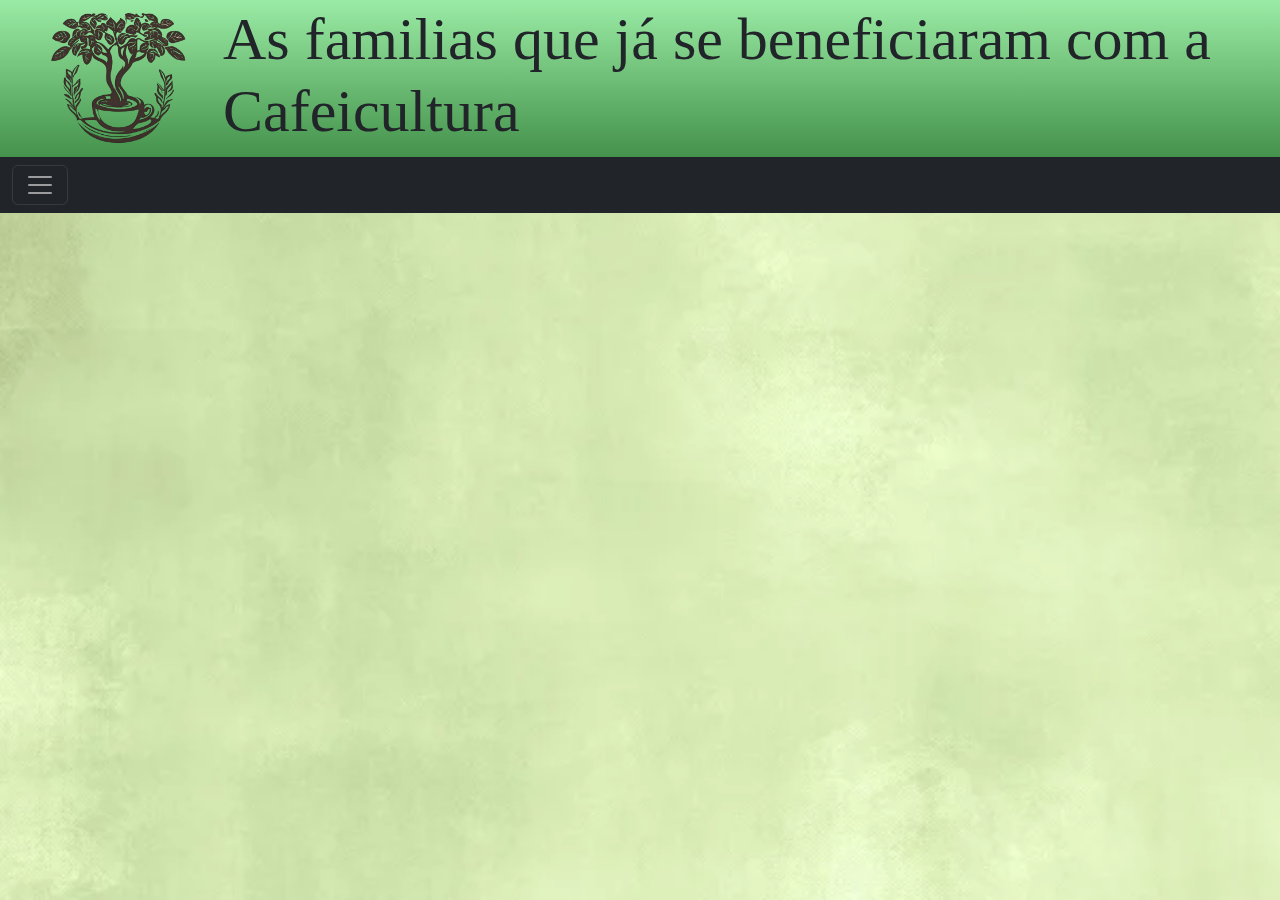
<file: agrinho-main/agrinho-main/familias.html>
<!DOCTYPE html>
    <head>
        <link href="https://cdn.jsdelivr.net/npm/bootstrap@5.3.3/dist/css/bootstrap.min.css" rel="stylesheet" integrity="sha384-QWTKZyjpPEjISv5WaRU9OFeRpok6YctnYmDr5pNlyT2bRjXh0JMhjY6hW+ALEwIH" crossorigin="anonymous">
        <meta charset="UTF-8">
        <title>Cafeicultura familiar</title>
        <link rel="stylesheet" href="zika.css">
    </head>
    <body>
        <header class="cabecario_fml">
                <table>
                    <tr>
                        <th>
                            <img src="imagens/Design sem nome-Photoroom.png">
                        </th>
                        <th>
                            <h1>As familias que já se beneficiaram com a Cafeicultura  </h1>
                        </th>
                    </tr>
                </table>
            </header>

            <div class="collapse" id="navbarToggleExternalContent" data-bs-theme="dark">
                <div class="bg-dark p-4">
                  <h5 class="text-body-emphasis h4">Entenda mais sobre a Cafeicultura familiar</h5>
                  <span class="text-body-secondary">Algumas informações interesantes sobre o tema:  </span><br>
                  
                  <a href="menu.html"><button>Voltar para o menu</button></a> 
                  <a href="cafe_fml.html"><button>O que é Cafeicultura familiar?</button></a>
                  <a href="passo_cafe.html"><button>Qual o passo a passo do café</button></a>
                </div>
            </div>
    
            <nav class="navbar navbar-dark bg-dark">
                <div class="container-fluid">
                  <button class="navbar-toggler" type="button" data-bs-toggle="collapse" data-bs-target="#navbarToggleExternalContent" aria-controls="navbarToggleExternalContent" aria-expanded="false" aria-label="Toggle navigation">
                    <span class="navbar-toggler-icon"></span>
                  </button>
                </div>
            </nav>

            <script src="https://cdn.jsdelivr.net/npm/bootstrap@5.3.3/dist/js/bootstrap.bundle.min.js" integrity="sha384-YvpcrYf0tY3lHB60NNkmXc5s9fDVZLESaAA55NDzOxhy9GkcIdslK1eN7N6jIeHz" crossorigin="anonymous"></script>
    </body>
</html>
</file>
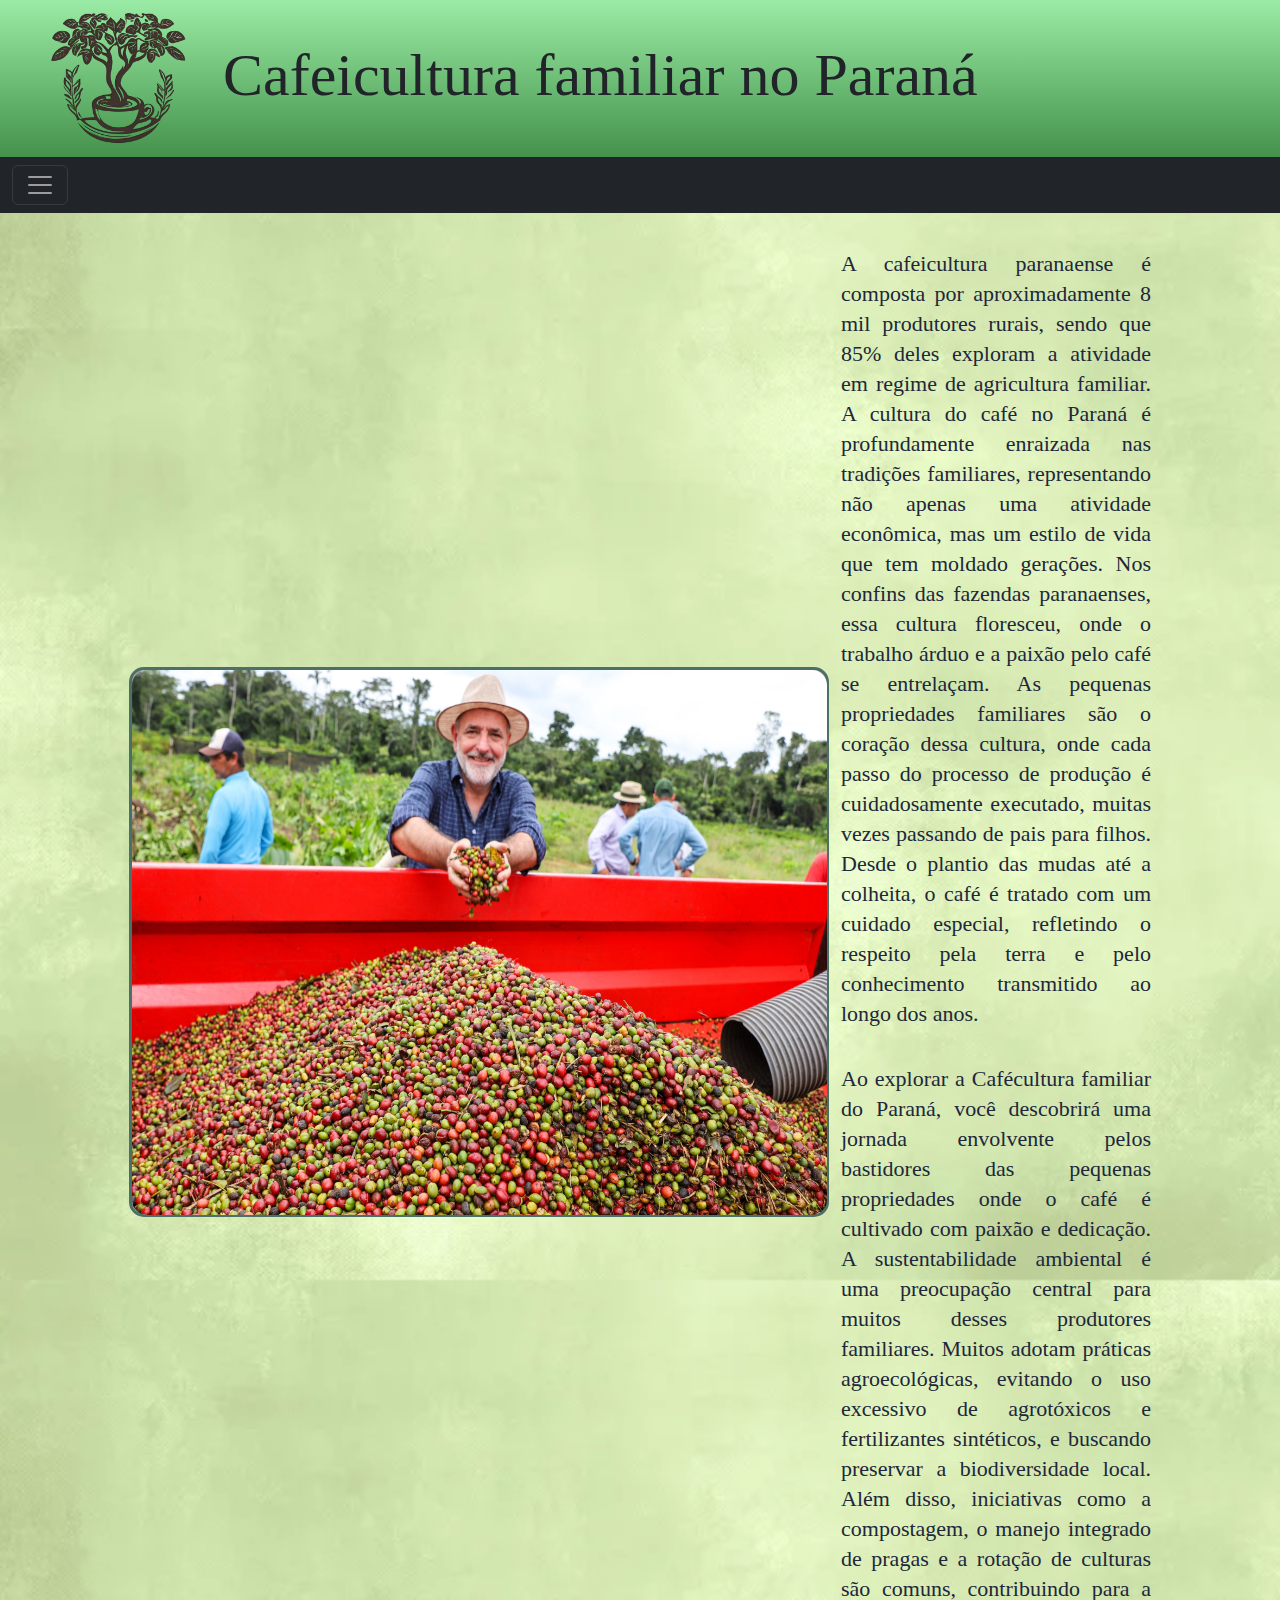
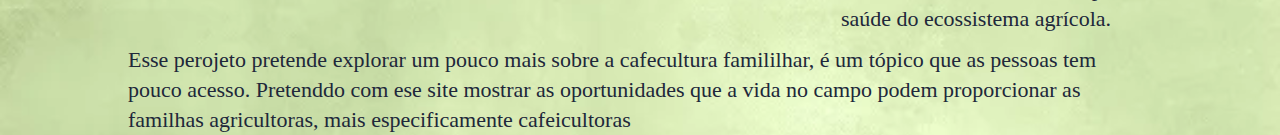
<file: agrinho-main/agrinho-main/menu.html>
<!DOCTYPE html>
<html>
    <head>
        <link href="https://cdn.jsdelivr.net/npm/bootstrap@5.3.3/dist/css/bootstrap.min.css" rel="stylesheet" integrity="sha384-QWTKZyjpPEjISv5WaRU9OFeRpok6YctnYmDr5pNlyT2bRjXh0JMhjY6hW+ALEwIH" crossorigin="anonymous">
        <meta charset="UTF-8">
        <title>Cafeicultura familiar</title>
        <link rel="stylesheet" href="zika.css">
    </head>
    <body>  
        <header class="cabecario">
            <table>
                <tr>
                    <th>
                        <img src="imagens/Design sem nome-Photoroom.png">
                    </th>
                    <th>
                        <h1>Cafeicultura familiar no Paraná</h1>
                    </th>
                </tr>
            </table>
        </header>

        <div class="collapse" id="navbarToggleExternalContent" data-bs-theme="dark">
            <div class="bg-dark p-4">
              <h5 class="text-body-emphasis h4">Entenda mais sobre a Cafeicultura familiar</h5>
              <span class="text-body-secondary">Algumas informações interesantes sobre o tema:  </span><br>
              <a href="familias.html"><button>Quais familias ja se beneficiaram?</button></a> 
              <a href="cafe_fml.html"><button>O que é Cafeicultura familiar?</button></a>
              <a href="passo_cafe.html"><button>Qual o passo a passo do café</button></a>
            </div>
        </div>

        <nav class="navbar navbar-dark bg-dark">
            <div class="container-fluid">
              <button class="navbar-toggler" type="button" data-bs-toggle="collapse" data-bs-target="#navbarToggleExternalContent" aria-controls="navbarToggleExternalContent" aria-expanded="false" aria-label="Toggle navigation">
                <span class="navbar-toggler-icon"></span>
              </button>
            </div>
        </nav>

        <table class="tabela">
            <tr>
                <th>
                    <div class="infoimg">
                        <img src="imagens/infoimg.jpg">
                    </div>
                <th>
                    <div class="info1">
                        <div class="textos">
                            A cafeicultura paranaense é composta por aproximadamente 8 mil produtores rurais, 
                            sendo que 85% deles exploram a atividade em regime de agricultura familiar.
                            A cultura do café no Paraná é profundamente enraizada nas tradições familiares, 
                            representando não apenas uma atividade econômica, mas um estilo de vida que tem moldado gerações. 
                            Nos confins das fazendas paranaenses, essa cultura floresceu, onde o trabalho árduo e a paixão pelo café se entrelaçam.
                            As pequenas propriedades familiares são o coração dessa cultura, onde cada passo do processo de 
                            produção é cuidadosamente executado, muitas vezes passando de pais para filhos. Desde o plantio 
                            das mudas até a colheita, o café é tratado com um cuidado especial, refletindo o respeito pela terra 
                            e pelo conhecimento transmitido ao longo dos anos.
                        </div>
                    </div>
                    <div class="info1">
                        <div class="textos">
                            Ao explorar a Cafécultura familiar do Paraná, você descobrirá uma jornada envolvente pelos bastidores 
                            das pequenas propriedades onde o café é cultivado com paixão e dedicação. 
                            A sustentabilidade ambiental é uma preocupação central para muitos desses produtores familiares. 
                            Muitos adotam práticas agroecológicas, evitando o uso excessivo de agrotóxicos e fertilizantes 
                            sintéticos, e buscando preservar a biodiversidade local. Além disso, iniciativas como a compostagem, 
                            o manejo integrado de pragas e a rotação de culturas são comuns, contribuindo para a saúde do ecossistema agrícola.
                        </div>
                    </div>
                </th>
            </tr>
        </table>

        <div class="textos_st">
            Esse perojeto pretende explorar um pouco mais sobre a cafecultura famililhar, é um tópico que as pessoas tem pouco acesso.
            Pretenddo com ese site mostrar as oportunidades que a vida no campo podem proporcionar as familhas agricultoras,
            mais especificamente cafeicultoras

        </div>
        <script src="https://cdn.jsdelivr.net/npm/bootstrap@5.3.3/dist/js/bootstrap.bundle.min.js" integrity="sha384-YvpcrYf0tY3lHB60NNkmXc5s9fDVZLESaAA55NDzOxhy9GkcIdslK1eN7N6jIeHz" crossorigin="anonymous"></script>
    </body>
</html>
</file>
<file: pages/zika.css>
body{
    background-color: rgb(236, 252, 231);
    background-size: 100%;
    background-image:url(../imagens/depositphotos_57966441-stock-illustration-light-green-background-abstract-paper.jpg);
}
header img{
    height: 155px;
    width:155px;
    margin-right: 25px;
    margin-left: 40px;
    
}
.cabecario{
    background: linear-gradient(rgb(154, 235, 165),rgb(68, 146, 75));
    align-items: center;
}
.prime{
    background-color: rgb(75, 112, 101)  ;
    border-radius:10px;
    align-items: center;
    margin-left: 10%;
    margin-right: 10%;
    height:70px;
    display:flex
}
.cabecario h1{
    font-family: Consolas;
    font-size: 60px;
}
.infoimg{
    background-color: rgb(173, 162, 162);
    margin-top: 35px;
    border: solid 3px rgb(75, 112, 101);
    border-radius: 15px;
    height:550px;
    width:700px;
}
.infoimg img{
    height:545px;
    width:695px;
    border-radius: 14px;
}
.info1{
    margin-top: 35px;
    margin-left: 10px ;
    border-radius: 15px;
    text-align: justify
}      
.toggle-icon {
  cursor: pointer;
  font-size: 20px;
  display: inline-block;
  transition: transform 0.3s ease;
}
.toggle-icon.rotate {
  transform: rotate(180deg);
}
.btn-link {
  text-decoration: none;
  color: inherit;
}

.tabela {
  display: flex;
  flex-direction: column; /* Faz com que os itens sejam dispostos em coluna */
  align-items: center; /* Centraliza os itens horizontalmente */
  margin-left: 10%;
  margin-right: 10%;
}
.infoimg {
  background-color: rgb(173, 162, 162);
  margin-top: 35px;
  border: solid 3px rgb(75, 112, 101);
  border-radius: 15px;
  height: 550px;
  width: 700px;
  margin-left: auto;
  margin-right: auto; 
}

@media (max-width: 600px) {
  .tabela {
    display: flex;
    flex-direction: column; 
    align-items: center; 
    font-size: xx-large;
  }
}

.divisao{
    height:100px;
    width:100px;
} 
.textos{
    color:rgb(32, 39, 58);
    line-height: 30px;
    font-size: 22px ;
    font-family: 'Times New Roman', Times, serif    ;
    font-weight: 450;
    margin-bottom: 10px;
}
.collapse button{
    height: 30px;
    width: 270px;
    margin:10px !important;
}
.cabecario_fml{
    background: linear-gradient(rgb(154, 235, 165),rgb(68, 146, 75));
    align-items: center;
}
.cabecario_fml h1{
    font-family: Consolas;
    font-size: 60px;
}
.cabecario_cafe{
    background: linear-gradient(rgb(154, 235, 165),rgb(68, 146, 75));
    align-items: center;
}
.cabecario_cafe h1{
    font-family: Consolas;
    font-size: 80px;
    letter-spacing: 8px
}
.textos_st{
    color:rgb(32, 39, 58);
    line-height: 30px;
    font-size: 22px ;
    font-family: 'Times New Roman', Times, serif    ;
    font-weight: 450;
    margin-left: 10%;
    margin-right: 10%;
    margin-top: 20px;
    margin-bottom: 20px;
}
.textos_st ul{
  margin: 10px;
  line-height: 50px;
}
ul {
    list-style: none;
  }
  
  .example-2 {
    display: flex;
    justify-content: center;
    align-items: center;
    flex-direction:column;
  }
  .example-2 .icon-content {
    margin: 0 10px;
    position: relative;
    padding: 0.5rem;  
  }
  .example-2 .icon-content a {
    position: relative;
    overflow: hidden;
    display: flex;
    justify-content: center;
    align-items: center;
    width: 50px;
    height: 50px;
    border-radius: 50%;
    color: #4d4d4d;
    background-color: #fff;
    transition: all 0.3s ease-in-out;
  }
  .example-2 .icon-content a:hover {
    box-shadow: 3px 2px 45px 0px rgb(0 0 0 / 12%);
  }
  .example-2 .icon-content a svg {
    position: relative;
    z-index: 1;
    width: 30px;
    height: 30px;
  }
  .example-2 .icon-content a:hover {
    color: white;
  }
  .example-2 .icon-content a .filled {
    position: absolute;
    top: auto;
    bottom: 0;
    left: 0;
    width: 100%;
    height: 0;
    background-color: #000;
    transition: all 0.3s ease-in-out;
  }
  .example-2 .icon-content a:hover .filled {
    height: 100%;
  }
  
  .example-2 .icon-content a[data-social="linkedin"] .filled,
  .example-2 .icon-content a[data-social="linkedin"] ~ .tooltip {
    background-color: #0274b3;
  }amiliar 
  
  .example-2 .icon-content a[data-social="github"] .filled,
  .example-2 .icon-content a[data-social="github"] ~ .tooltip {
    background-color: #24262a;
  }
  .example-2 .icon-content a[data-social="instagram"] .filled,
  .example-2 .icon-content a[data-social="instagram"] ~ .tooltip {
    background: linear-gradient(
      45deg,
      #405de6,
      #5b51db,
      #b33ab4,
      #c135b4,
      #e1306c,
      #fd1f1f
    );
  }
  .botao_lateral {
    position: fixed;
    left: 0;
    top: 50%;
    transform: translateY(-50%);
    z-index: 999;
}

.icon-content {
    margin-bottom: 10px;
}

.icon-content a {
    display: block;
    position: relative;
    width: 50px;
    height: 50px;
    background-color: #333;
    border-radius: 50%;
    text-align: center;
    line-height: 50px;
    color: #fff;
    transition: background-color 0.3s ease;
}

.icon-content a:hover {
    background-color: #555;
}

.icon-content svg {
    width: 20px;
    height: 20px;
    vertical-align: middle;
}

.tooltip {
    position: absolute;
    bottom: -20px;
    left: 50%;
    transform: translateX(-50%);
    background-color: rgba(0, 0, 0, 0.75);
    color: #fff;
    padding: 5px 10px;
    border-radius: 5px;
    visibility: hidden;
    opacity: 0;
    transition: opacity 0.3s ease, visibility 0.3s ease;
    z-index: 999;
}

.icon-content:hover .tooltip {
    visibility: visible;
    opacity: 1;
}
.infoimg_img_cafe{
    background-color: rgb(173, 162, 162);
    margin-top: 35px;
    border: solid 3px rgb(75, 112, 101);
    border-radius: 15px;
    height:496px;
    width:696px;
}
.infoimg_img_cafe img{
    height:490px;
    width:690px;
    border-radius: 14px;
}
.footer {
  background-color: #343a40;
  color: white;
  padding: 20px;
  margin-top: 20px;
}
.footer a {
  color: #ffffff;
  text-decoration: none;
}
.footer a:hover {
  text-decoration: underline;
}
.textos_ft{
  color:rgb(32, 39, 58);
    line-height: 30px;
    font-size: 25px ;
    font-weight: 450;
    margin-left: 5%;
    margin-right: 10%;
    margin-top: 15px;
}
.info_st{
  color:rgb(32, 39, 58);
    line-height: 30px;
    font-size: 22px ;
    font-family: 'Times New Roman', Times, serif    ;
    font-weight: 450;
    margin-bottom: 20px;
}
.tabela_passo img{
  height:300px ;
  width:500px;
  border-radius:15px;
  
}
.tabela_passo{
  margin-left: 0%;
  margin-right: 5%;
}

.infoimg_img_cafe2{
  background-color: rgb(173, 162, 162);
  margin-top: 35px;
  border: solid 3px rgb(75, 112, 101);
  border-radius: 15px;
  height:305px ;
  width:505px;
}
</file>
<file: agrinho-main/pages/zika.css>
body{
    background-color: rgb(236, 252, 231);
    background-size: 100%;
    background-image:url(../imagens/depositphotos_57966441-stock-illustration-light-green-background-abstract-paper.jpg);
}
header img{
    height: 155px;
    width:155px;
    margin-right: 25px;
    margin-left: 40px;
    
}
.cabecario{
    background: linear-gradient(rgb(154, 235, 165),rgb(68, 146, 75));
    align-items: center;
}
.prime{
    background-color: rgb(75, 112, 101)  ;
    border-radius:10px;
    align-items: center;
    margin-left: 10%;
    margin-right: 10%;
    height:70px;
    display:flex
}
.cabecario h1{
    font-family: Consolas;
    font-size: 60px;
}
.infoimg{
    background-color: rgb(173, 162, 162);
    margin-top: 35px;
    border: solid 3px rgb(75, 112, 101);
    border-radius: 15px;
    height:550px;
    width:700px;
}
.infoimg img{
    height:545px;
    width:695px;
    border-radius: 14px;
}
.info1{
    margin-top: 35px;
    margin-left: 10px ;
    border-radius: 15px;
    text-align: justify
}       
.tabela{
    margin-left: 10%;
    margin-right: 10%;
}  
.divisao{
    height:100px;
    width:100px;
} 
.textos{
    color:rgb(32, 39, 58);
    line-height: 30px;
    font-size: 22px ;
    font-family: 'Times New Roman', Times, serif    ;
    font-weight: 450;
    margin-bottom: 10px;
}
.collapse button{
    height: 30px;
    width: 270px;
    margin:10px !important;
}
.cabecario_fml{
    background: linear-gradient(rgb(154, 235, 165),rgb(68, 146, 75));
    align-items: center;
}
.cabecario_fml h1{
    font-family: Consolas;
    font-size: 60px;
}
.cabecario_cafe{
    background: linear-gradient(rgb(154, 235, 165),rgb(68, 146, 75));
    align-items: center;
}
.cabecario_cafe h1{
    font-family: Consolas;
    font-size: 80px;
    letter-spacing: 8px
}
.textos_st{
    color:rgb(32, 39, 58);
    line-height: 30px;
    font-size: 22px ;
    font-family: 'Times New Roman', Times, serif    ;
    font-weight: 450;
    margin-left: 10%;
    margin-right: 10%;
    margin-top: 20px;
    
}
.textos_st ul{
  margin: 10px;
  line-height: 50px;
}
ul {
    list-style: none;
  }
  
  .example-2 {
    display: flex;
    justify-content: center;
    align-items: center;
    flex-direction:column;
  }
  .example-2 .icon-content {
    margin: 0 10px;
    position: relative;
    padding: 0.5rem;  
  }
  .example-2 .icon-content a {
    position: relative;
    overflow: hidden;
    display: flex;
    justify-content: center;
    align-items: center;
    width: 50px;
    height: 50px;
    border-radius: 50%;
    color: #4d4d4d;
    background-color: #fff;
    transition: all 0.3s ease-in-out;
  }
  .example-2 .icon-content a:hover {
    box-shadow: 3px 2px 45px 0px rgb(0 0 0 / 12%);
  }
  .example-2 .icon-content a svg {
    position: relative;
    z-index: 1;
    width: 30px;
    height: 30px;
  }
  .example-2 .icon-content a:hover {
    color: white;
  }
  .example-2 .icon-content a .filled {
    position: absolute;
    top: auto;
    bottom: 0;
    left: 0;
    width: 100%;
    height: 0;
    background-color: #000;
    transition: all 0.3s ease-in-out;
  }
  .example-2 .icon-content a:hover .filled {
    height: 100%;
  }
  
  .example-2 .icon-content a[data-social="linkedin"] .filled,
  .example-2 .icon-content a[data-social="linkedin"] ~ .tooltip {
    background-color: #0274b3;
  }amiliar 
  
  .example-2 .icon-content a[data-social="github"] .filled,
  .example-2 .icon-content a[data-social="github"] ~ .tooltip {
    background-color: #24262a;
  }
  .example-2 .icon-content a[data-social="instagram"] .filled,
  .example-2 .icon-content a[data-social="instagram"] ~ .tooltip {
    background: linear-gradient(
      45deg,
      #405de6,
      #5b51db,
      #b33ab4,
      #c135b4,
      #e1306c,
      #fd1f1f
    );
  }
  .botao_lateral {
    position: fixed;
    left: 0;
    top: 50%;
    transform: translateY(-50%);
    z-index: 999;
}

.icon-content {
    margin-bottom: 10px;
}

.icon-content a {
    display: block;
    position: relative;
    width: 50px;
    height: 50px;
    background-color: #333;
    border-radius: 50%;
    text-align: center;
    line-height: 50px;
    color: #fff;
    transition: background-color 0.3s ease;
}

.icon-content a:hover {
    background-color: #555;
}

.icon-content svg {
    width: 20px;
    height: 20px;
    vertical-align: middle;
}

.tooltip {
    position: absolute;
    bottom: -20px;
    left: 50%;
    transform: translateX(-50%);
    background-color: rgba(0, 0, 0, 0.75);
    color: #fff;
    padding: 5px 10px;
    border-radius: 5px;
    visibility: hidden;
    opacity: 0;
    transition: opacity 0.3s ease, visibility 0.3s ease;
    z-index: 999;
}

.icon-content:hover .tooltip {
    visibility: visible;
    opacity: 1;
}
.infoimg_img_cafe{
    background-color: rgb(173, 162, 162);
    margin-top: 35px;
    border: solid 3px rgb(75, 112, 101);
    border-radius: 15px;
    height:496px;
    width:696px;
}
.infoimg_img_cafe img{
    height:490px;
    width:690px;
    border-radius: 14px;
}
footer{
  background-color: #727272;
}
footer h2{
  margin-right: 20px;
}
.textos_ft{
  color:rgb(32, 39, 58);
    line-height: 30px;
    font-size: 25px ;
    font-weight: 450;
    margin-left: 5%;
    margin-right: 10%;
    margin-top: 15px;
}
.info_st{
  color:rgb(32, 39, 58);
    line-height: 30px;
    font-size: 22px ;
    font-family: 'Times New Roman', Times, serif    ;
    font-weight: 450;
    margin-bottom: 20px;
}
.tabela_passo img{
  height:300px ;
  width:500px;
  border-radius:15px;
  
}
.tabela_passo{
  margin-left: 0%;
  margin-right: 5%;
}

.infoimg_img_cafe2{
  background-color: rgb(173, 162, 162);
  margin-top: 35px;
  border: solid 3px rgb(75, 112, 101);
  border-radius: 15px;
  height:305px ;
  width:505px;
}
</file>
<file: zika.css>
body{
    background-color: rgb(236, 252, 231);
    background-size: 100%;
    background-image:url(./imagens/depositphotos_57966441-stock-illustration-light-green-background-abstract-paper.jpg);
}
header img{
    height: 155px;
    width:155px;
    margin-right: 25px;
    margin-left: 40px;
    
}
.cabecario{
    background: linear-gradient(rgb(154, 235, 165),rgb(68, 146, 75));
    align-items: center;
}
.prime{
    background-color: rgb(75, 112, 101)  ;
    border-radius:10px;
    align-items: center;
    margin-left: 10%;
    margin-right: 10%;
    height:70px;
    display:flex
}
.cabecario h1{
    font-family: Consolas;
    font-size: 60px;
}
.infoimg{
    background-color: rgb(173, 162, 162);
    margin-top: 35px;
    border: solid 3px rgb(75, 112, 101);
    border-radius: 15px;
    height:550px;
    width:700px;
    
}
.infoimg img{
    height:545px;
    width:695px;
    border-radius: 15px;

} 
.info1{
    margin-top: 35px;
    margin-left: 10px ;
    border-radius: 15px;
    text-align: justify
}       
.tabela{
    margin-left: 10%;
    margin-right: 10%;
}  
.divisao{
    height:100px;
    width:100px;
} 
.textos{
    color:rgb(32, 39, 58);
    line-height: 30px;
    font-size: 22px ;
    font-family: 'Times New Roman', Times, serif    ;
    font-weight: 450;
}
.collapse button{
    height: 30px;
    width: 270px;
    margin:10px !important;
}
</file>
<file: agrinho-main/zika.css>
body{
    background-color: rgb(236, 252, 231);
    background-size: 100%;
    background-image:url(./imagens/depositphotos_57966441-stock-illustration-light-green-background-abstract-paper.jpg);
}
header img{
    height: 155px;
    width:155px;
    margin-right: 25px;
    margin-left: 40px;
    
}
.cabecario{
    background: linear-gradient(rgb(154, 235, 165),rgb(68, 146, 75));
    align-items: center;
}
.prime{
    background-color: rgb(75, 112, 101)  ;
    border-radius:10px;
    align-items: center;
    margin-left: 10%;
    margin-right: 10%;
    height:70px;
    display:flex
}
.cabecario h1{
    font-family: Consolas;
    font-size: 60px;
}
.infoimg{
    background-color: rgb(173, 162, 162);
    margin-top: 35px;
    border: solid 3px rgb(75, 112, 101);
    border-radius: 15px;
    height:550px;
    width:700px;
    
}
.infoimg img{
    height:545px;
    width:695px;
    border-radius: 15px;

} 
.info1{
    margin-top: 35px;
    margin-left: 10px ;
    border-radius: 15px;
    text-align: justify
}       
.tabela{
    margin-left: 10%;
    margin-right: 10%;
}  
.divisao{
    height:100px;
    width:100px;
} 
.textos{
    color:rgb(32, 39, 58);
    line-height: 30px;
    font-size: 22px ;
    font-family: 'Times New Roman', Times, serif    ;
    font-weight: 450;
}
.collapse button{
    height: 30px;
    width: 270px;
    margin:10px !important;
}
.cabecario_fml{
    background: linear-gradient(rgb(154, 235, 165),rgb(68, 146, 75));
    align-items: center;
}
.cabecario_fml h1{
    font-family: Consolas;
    font-size: 60px;
}
.cabecario_cafe{
    background: linear-gradient(rgb(154, 235, 165),rgb(68, 146, 75));
    align-items: center;
}
.cabecario_cafe h1{
    font-family: Consolas;
    font-size: 80px;
    letter-spacing: 8px
}
.textos_st{
    color:rgb(32, 39, 58);
    line-height: 30px;
    font-size: 22px ;
    font-family: 'Times New Roman', Times, serif    ;
    font-weight: 450;
    margin-left: 10%;
    margin-right: 10%;
}
</file>
<file: agrinho/zika.css>
body{
    background-color: rgb(236, 252, 231);
    background-size: 100%;
    background-image:url(./imagens/depositphotos_57966441-stock-illustration-light-green-background-abstract-paper.jpg);
}
header img{
    height: 150px;
    width:150px;
    margin-right: 25px;
    margin-left: 40px;
    
}
.cabecario{
    border-radius: 10px;
    background: linear-gradient(rgb(154, 235, 165),rgb(84, 172, 93));
    margin-left: 5%;
    margin-right:5%;
    align-items: center;
}
.prime{
    background-color: rgb(75, 112, 101)  ;
    border-radius:10px;
    align-items: center;
    margin-left: 10%;
    margin-right: 10%;
    
}
.prime button{
    margin-top: 15px;
    margin-bottom: 15px;
    margin-left: 140px;
    margin-right: 50px;
    text-align: center;
    border: solid 2px black;
    background-color: rgb(255, 255, 255);
    border-radius: 10px;
}
.cabecario h1{
    font-family: Consolas;
    font-size: 60px;
}
.infoimg{
    background-color: rgb(173, 162, 162);
    margin-top: 35px;
    border: solid 2px black;
    border-radius: 15px;
    height:550px;
    width:700px;
    
}
.infoimg img{
    height:550px;
    width:700px;
    border-radius: 15px;

} 
.info1{
    background-color: rgb(94, 180, 94);
    margin-top: 35px;
    border: solid 2px black;
    border-radius: 15px;
}       
.tabela{
    margin-left: 15%;
    margin-right: 15%;
}  
.divisao{
    height:100px;
    width:100px;
} 
.textos{
    color:rgb(32, 39, 58);
    line-height: 30px;
}
</file>
<file: agrinho-main/agrinho-main/zika.css>
body{
    background-color: rgb(236, 252, 231);
    background-size: 100%;
    background-image:url(./imagens/depositphotos_57966441-stock-illustration-light-green-background-abstract-paper.jpg);
}
header img{
    height: 155px;
    width:155px;
    margin-right: 25px;
    margin-left: 40px;
    
}
.cabecario{
    background: linear-gradient(rgb(154, 235, 165),rgb(68, 146, 75));
    align-items: center;
}
.prime{
    background-color: rgb(75, 112, 101)  ;
    border-radius:10px;
    align-items: center;
    margin-left: 10%;
    margin-right: 10%;
    height:70px;
    display:flex
}
.cabecario h1{
    font-family: Consolas;
    font-size: 60px;
}
.infoimg{
    background-color: rgb(173, 162, 162);
    margin-top: 35px;
    border: solid 3px rgb(75, 112, 101);
    border-radius: 15px;
    height:550px;
    width:700px;
    
}
.infoimg img{
    height:545px;
    width:695px;
    border-radius: 15px;

} 
.info1{
    margin-top: 35px;
    margin-left: 10px ;
    border-radius: 15px;
    text-align: justify
}       
.tabela{
    margin-left: 10%;
    margin-right: 10%;
}  
.divisao{
    height:100px;
    width:100px;
} 
.textos{
    color:rgb(32, 39, 58);
    line-height: 30px;
    font-size: 22px ;
    font-family: 'Times New Roman', Times, serif    ;
    font-weight: 450;
}
.collapse button{
    height: 30px;
    width: 270px;
    margin:10px !important;
}
.cabecario_fml{
    background: linear-gradient(rgb(154, 235, 165),rgb(68, 146, 75));
    align-items: center;
}
.cabecario_fml h1{
    font-family: Consolas;
    font-size: 60px;
}
.cabecario_cafe{
    background: linear-gradient(rgb(154, 235, 165),rgb(68, 146, 75));
    align-items: center;
}
.cabecario_cafe h1{
    font-family: Consolas;
    font-size: 80px;
    letter-spacing: 8px
}
.textos_st{
    color:rgb(32, 39, 58);
    line-height: 30px;
    font-size: 22px ;
    font-family: 'Times New Roman', Times, serif    ;
    font-weight: 450;
    margin-left: 10%;
    margin-right: 10%;
    margin-top: 10px;
}
</file>
